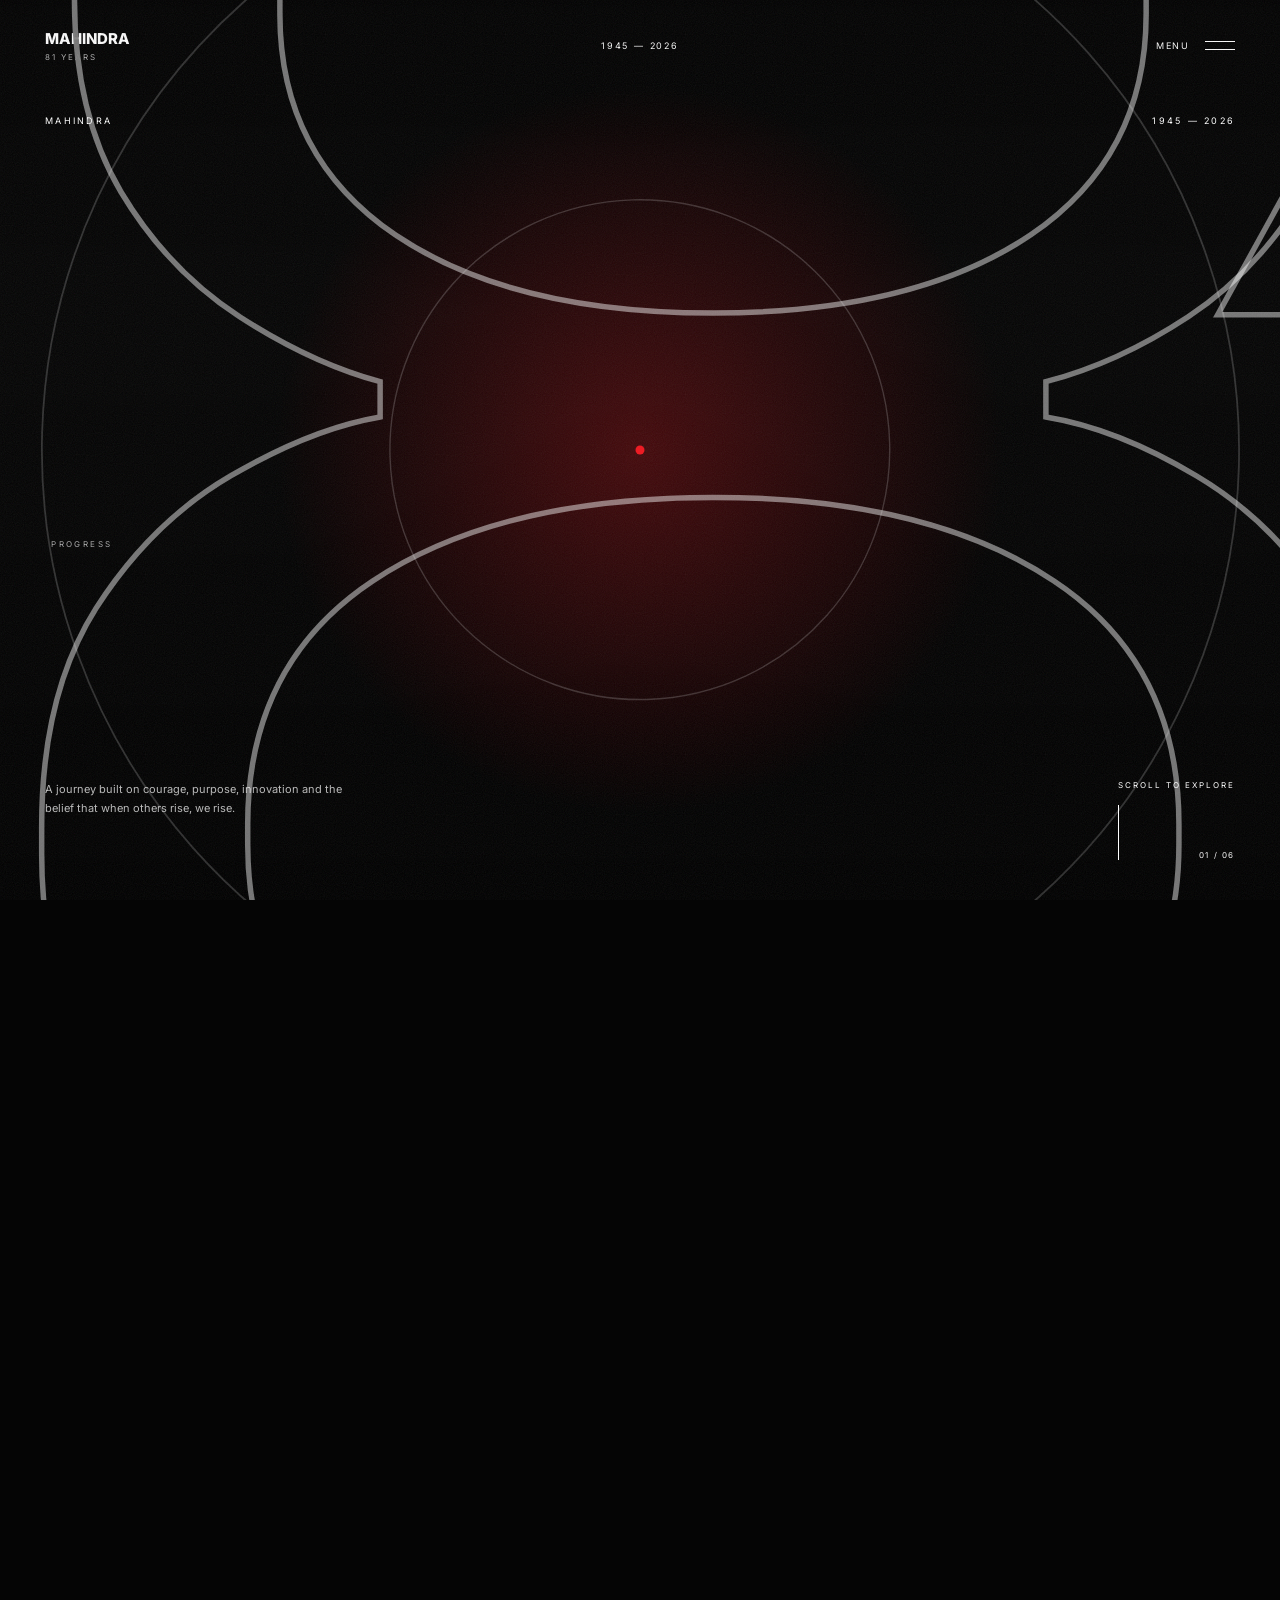
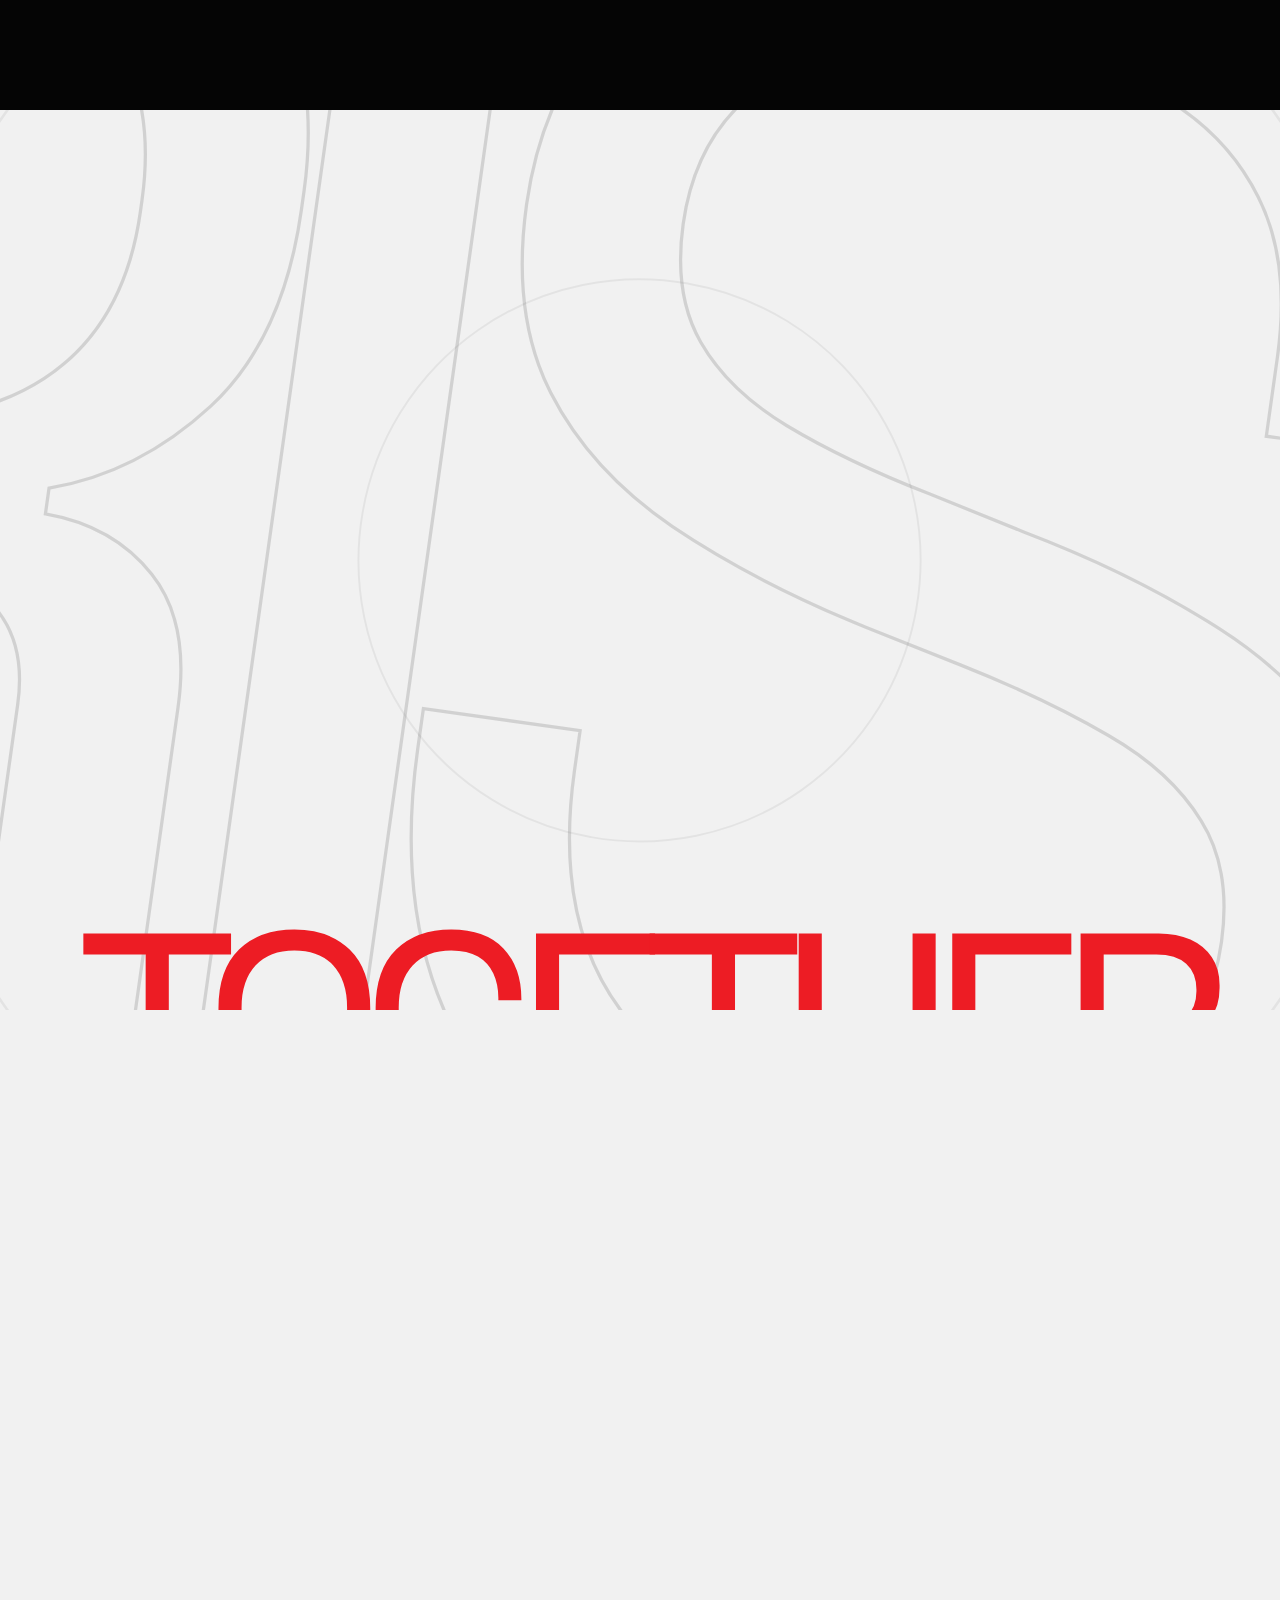
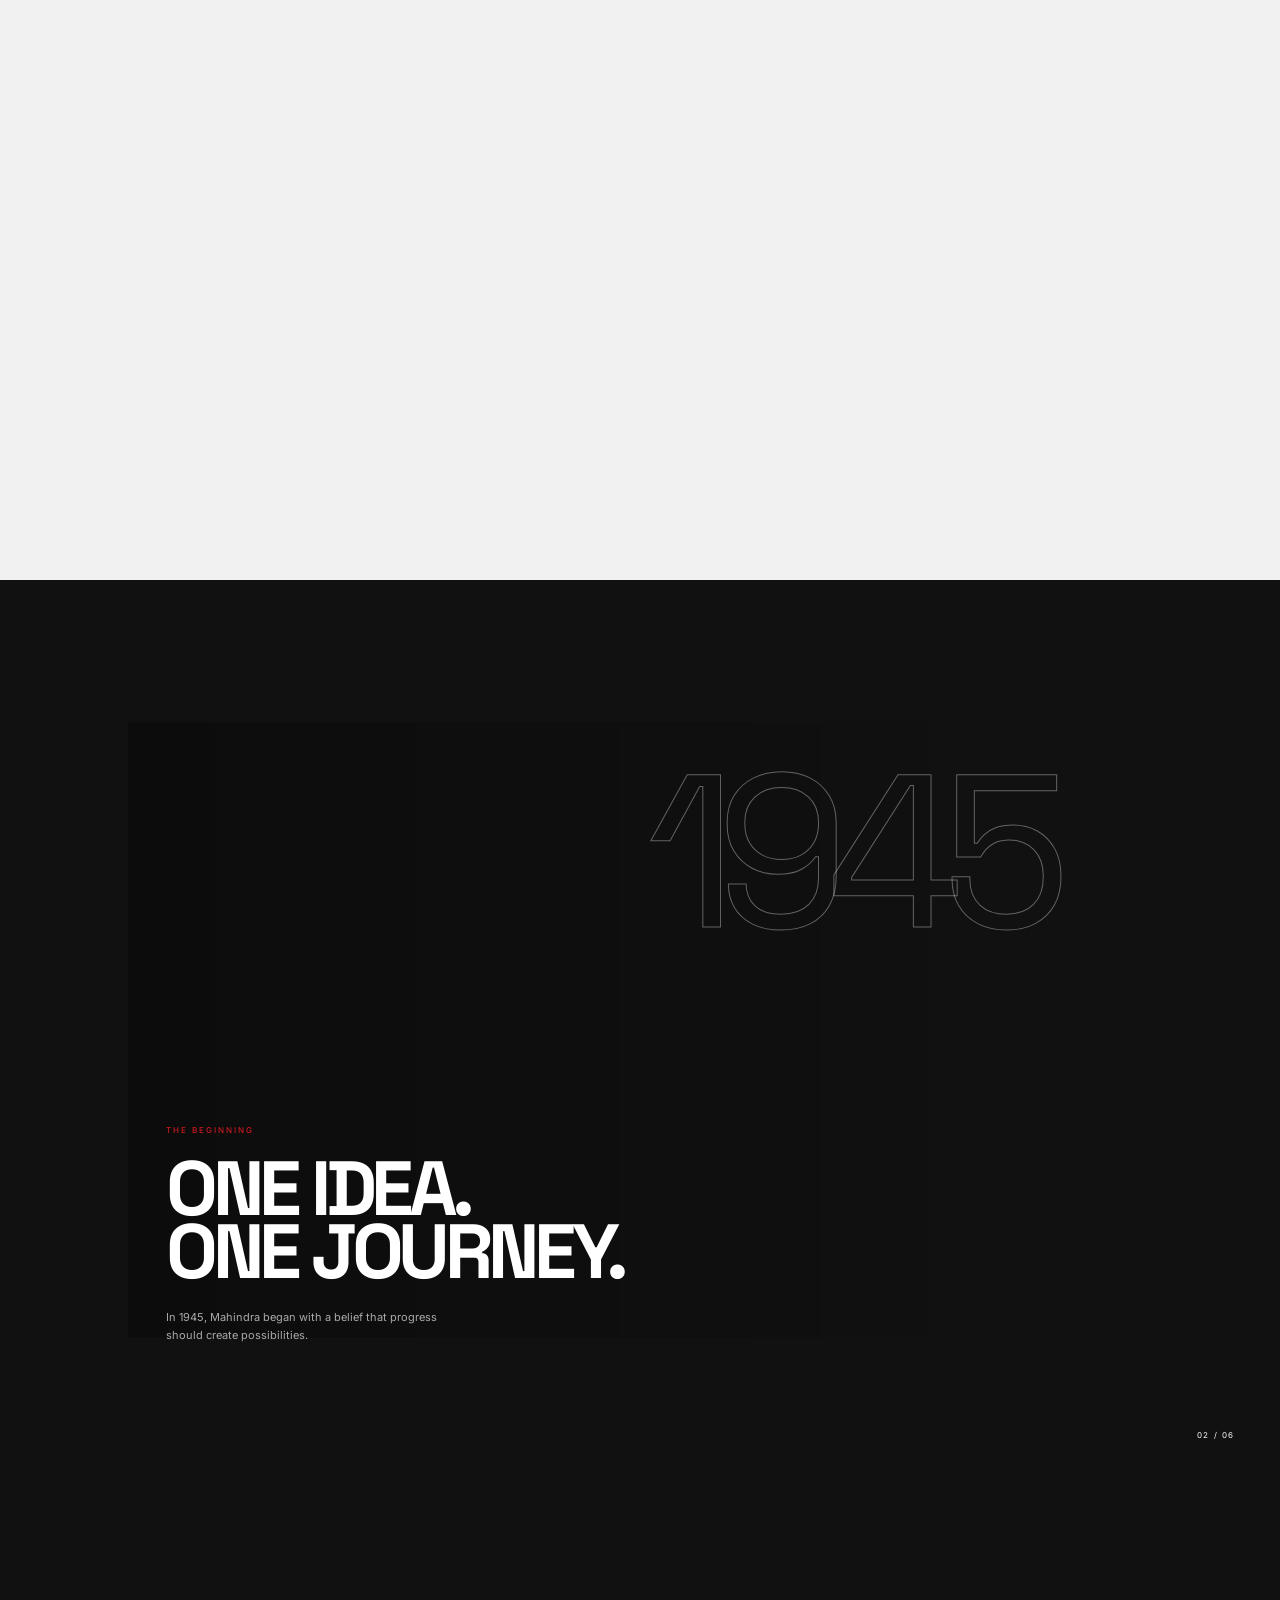
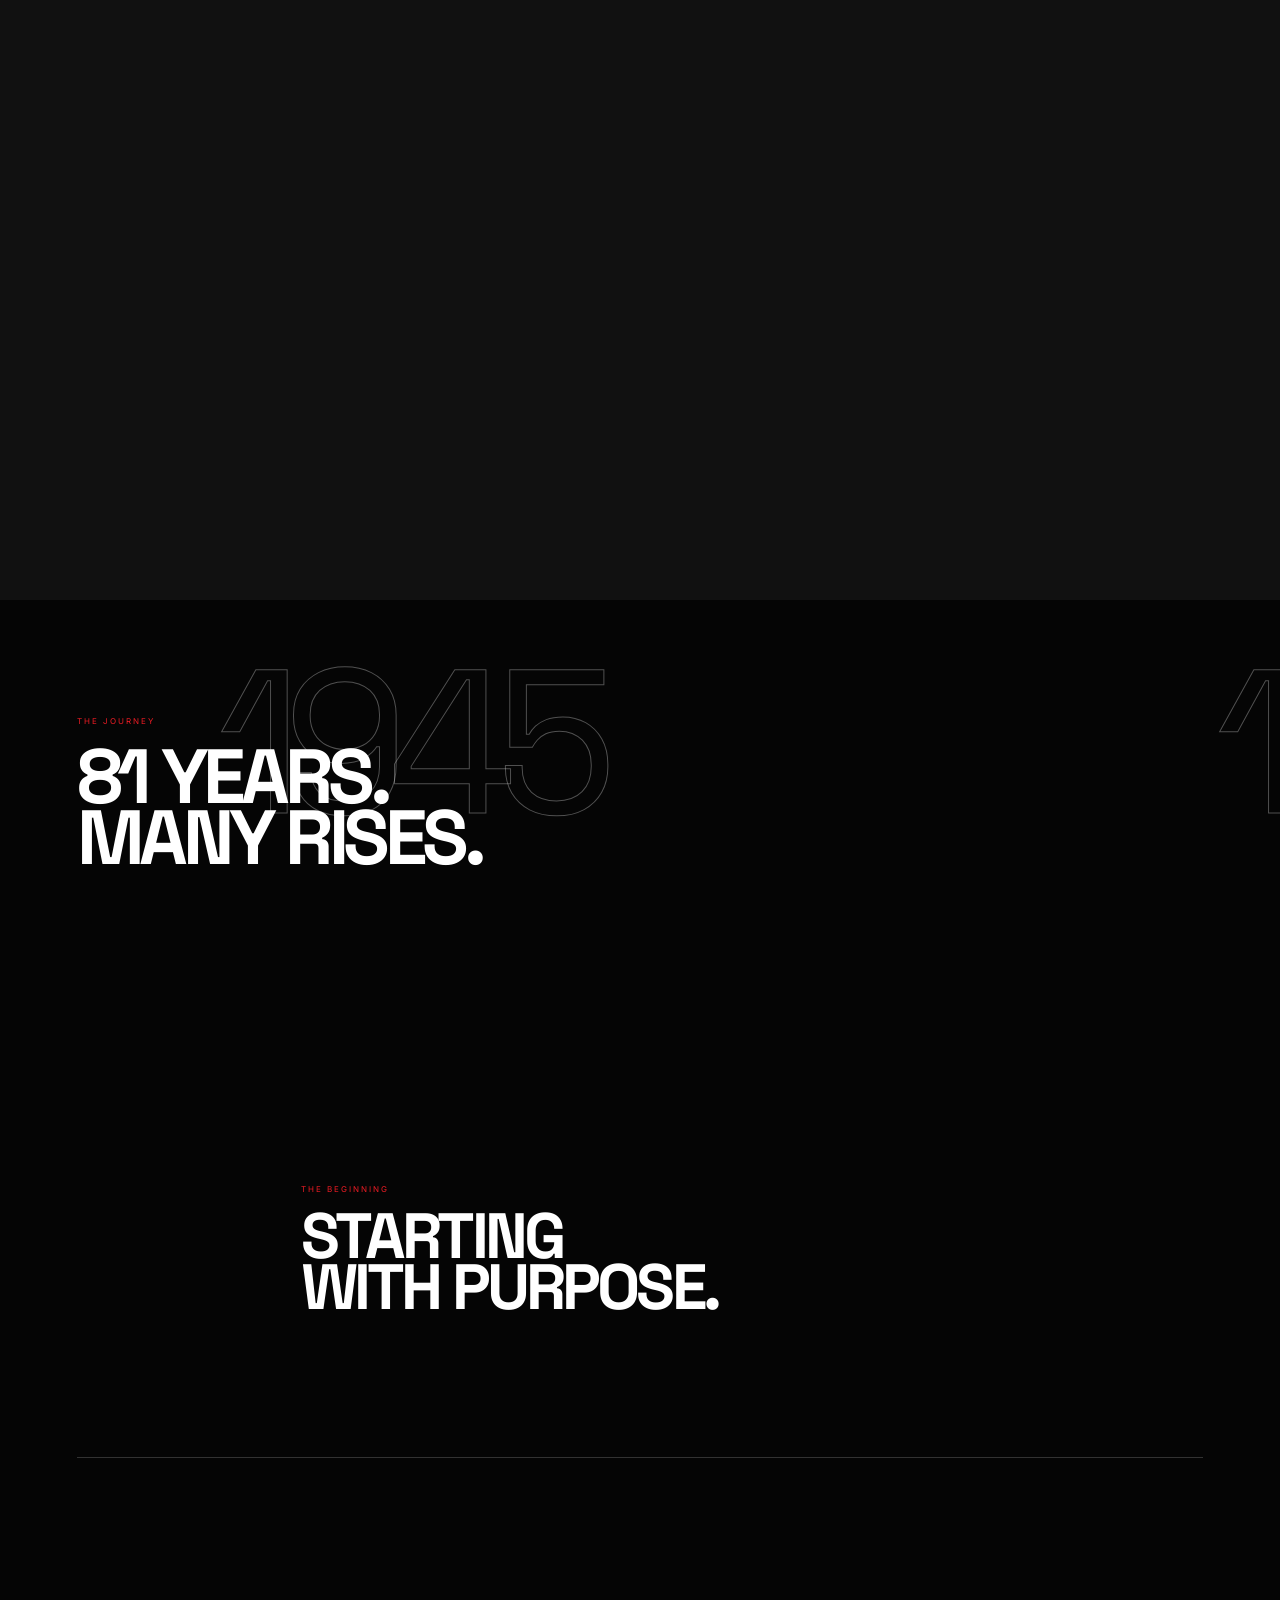
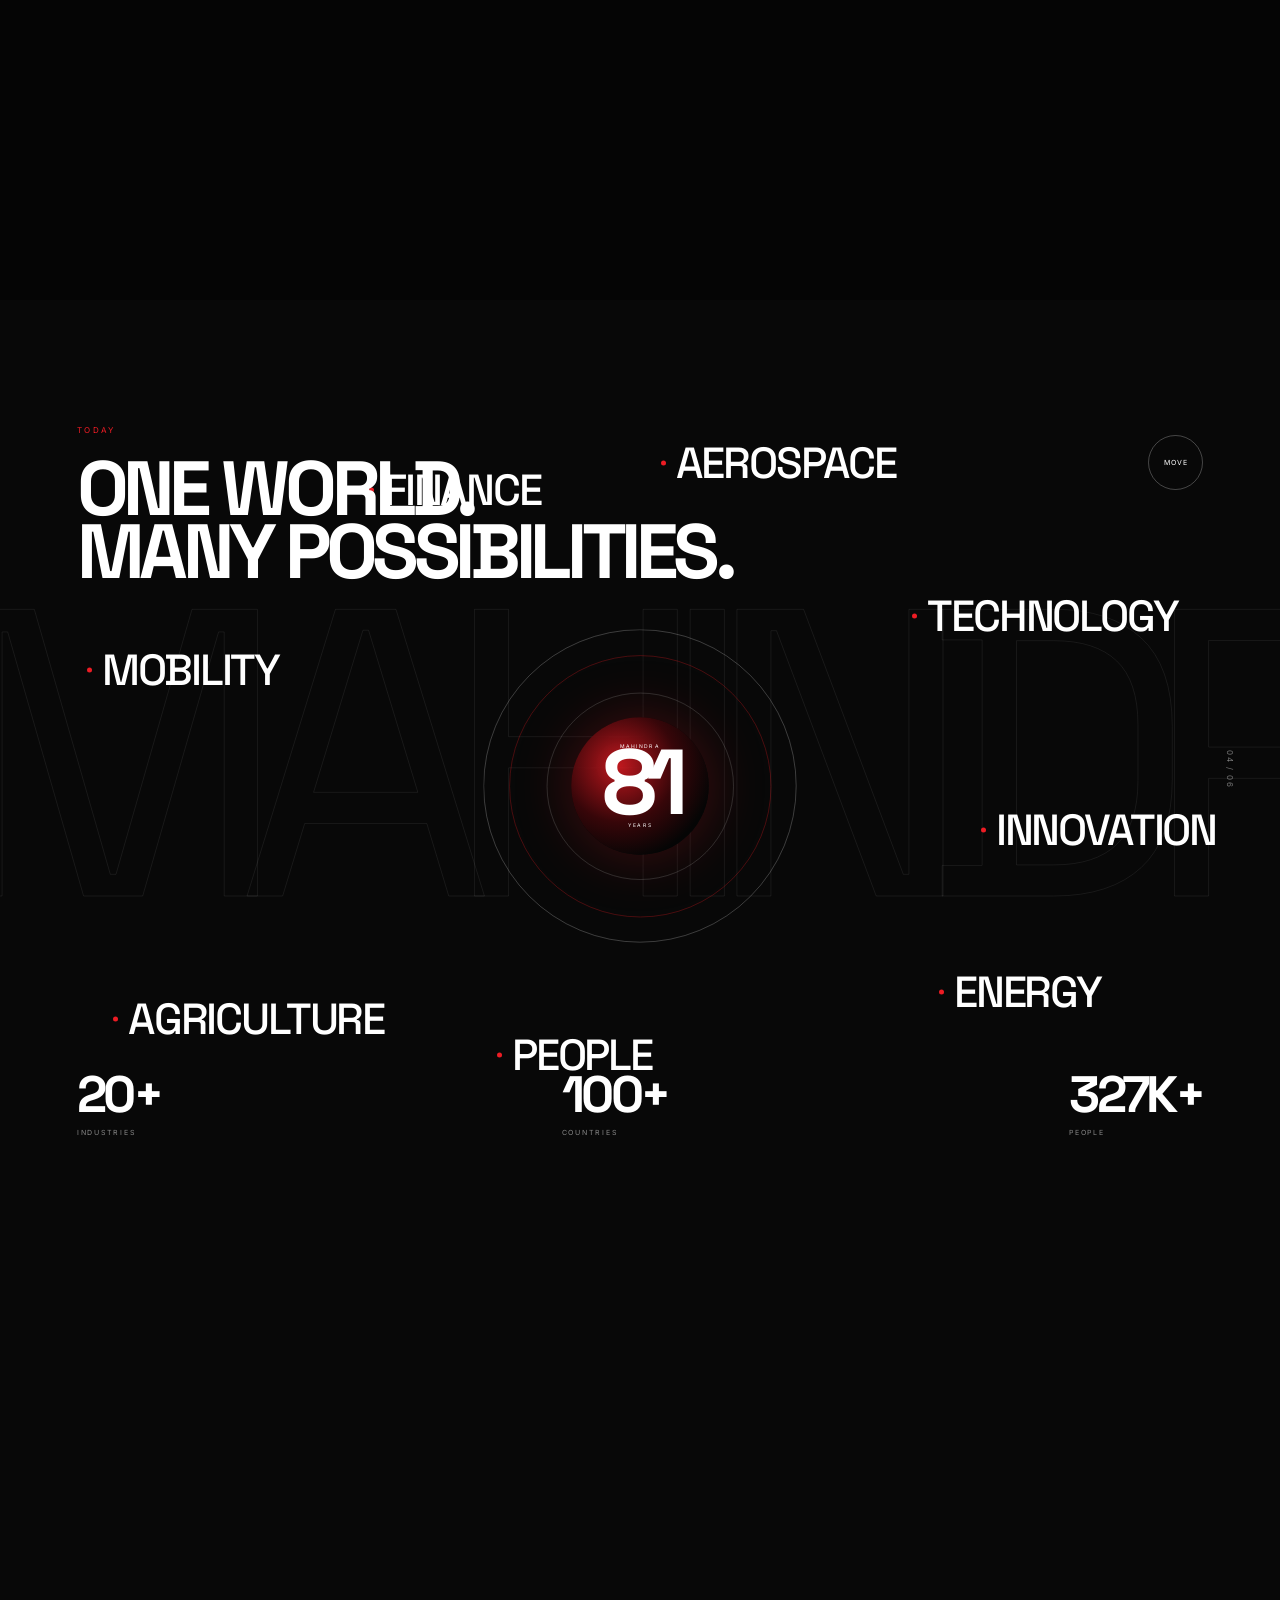
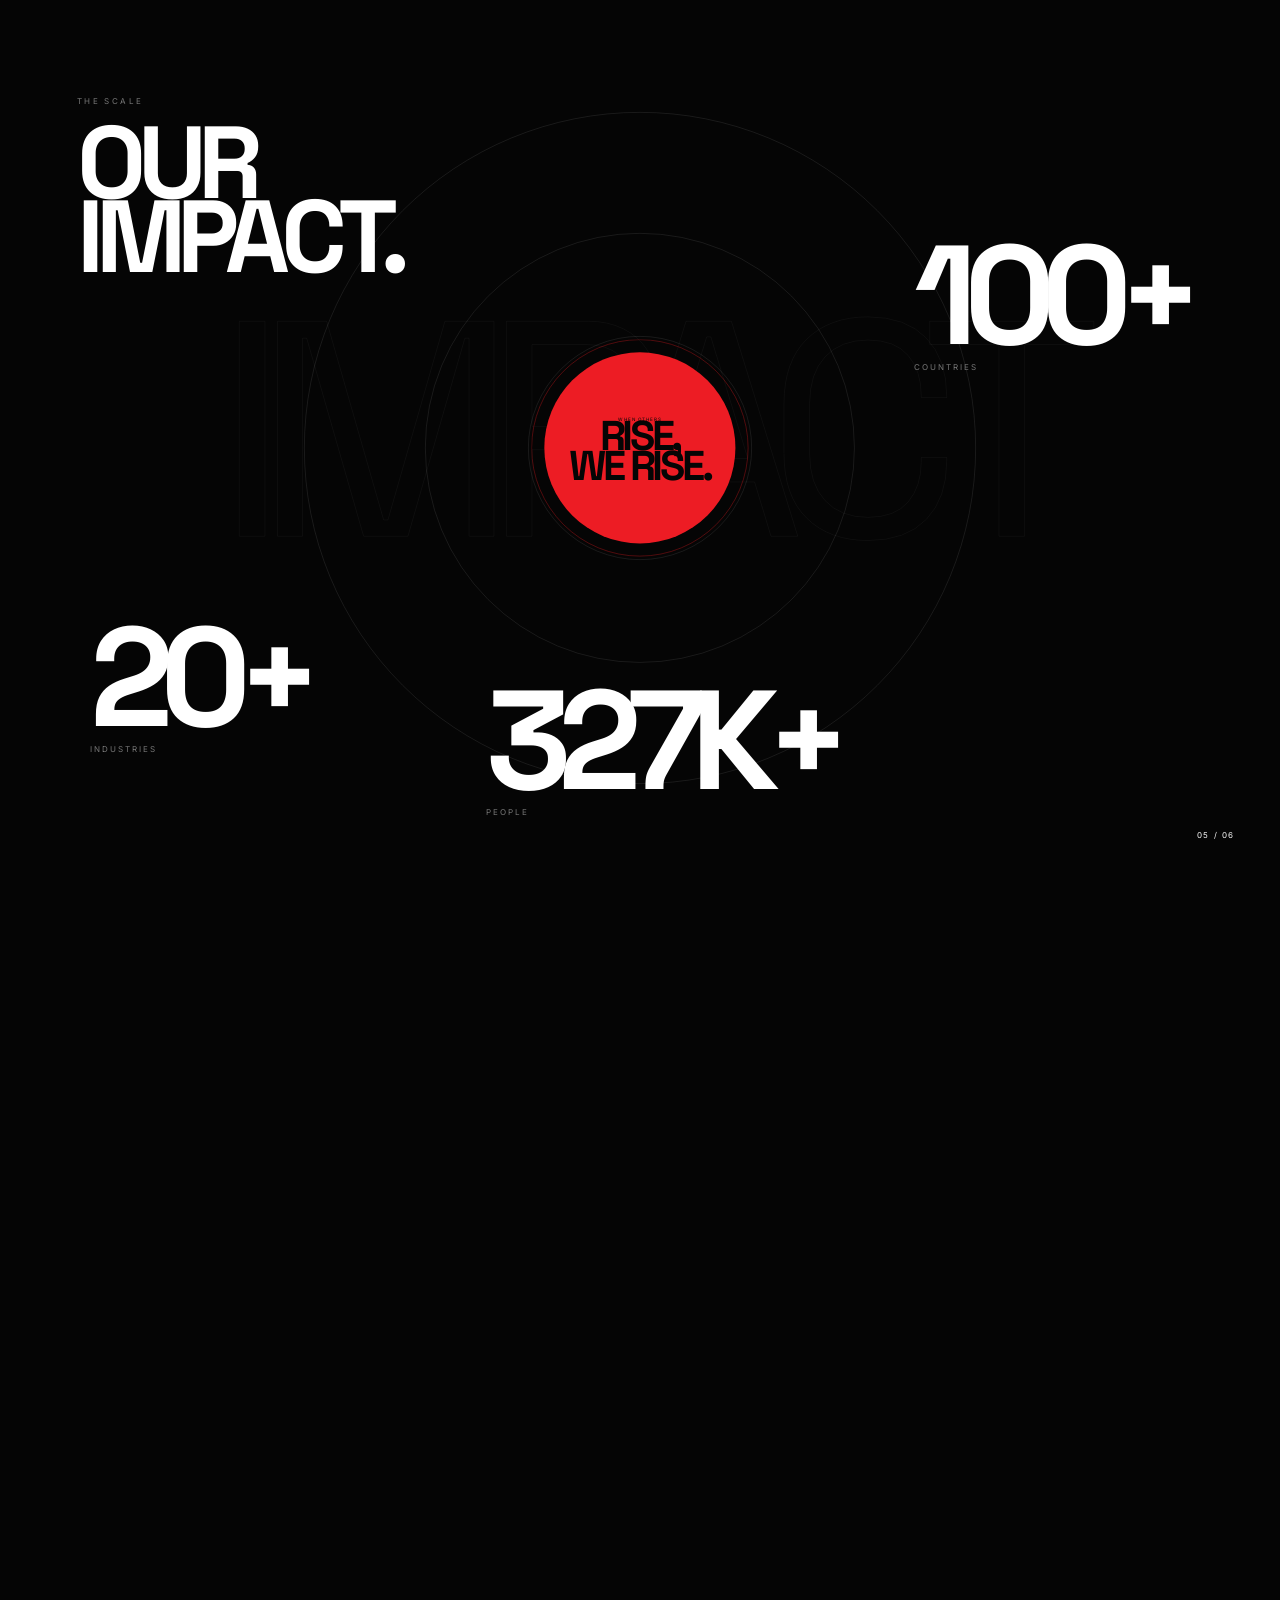
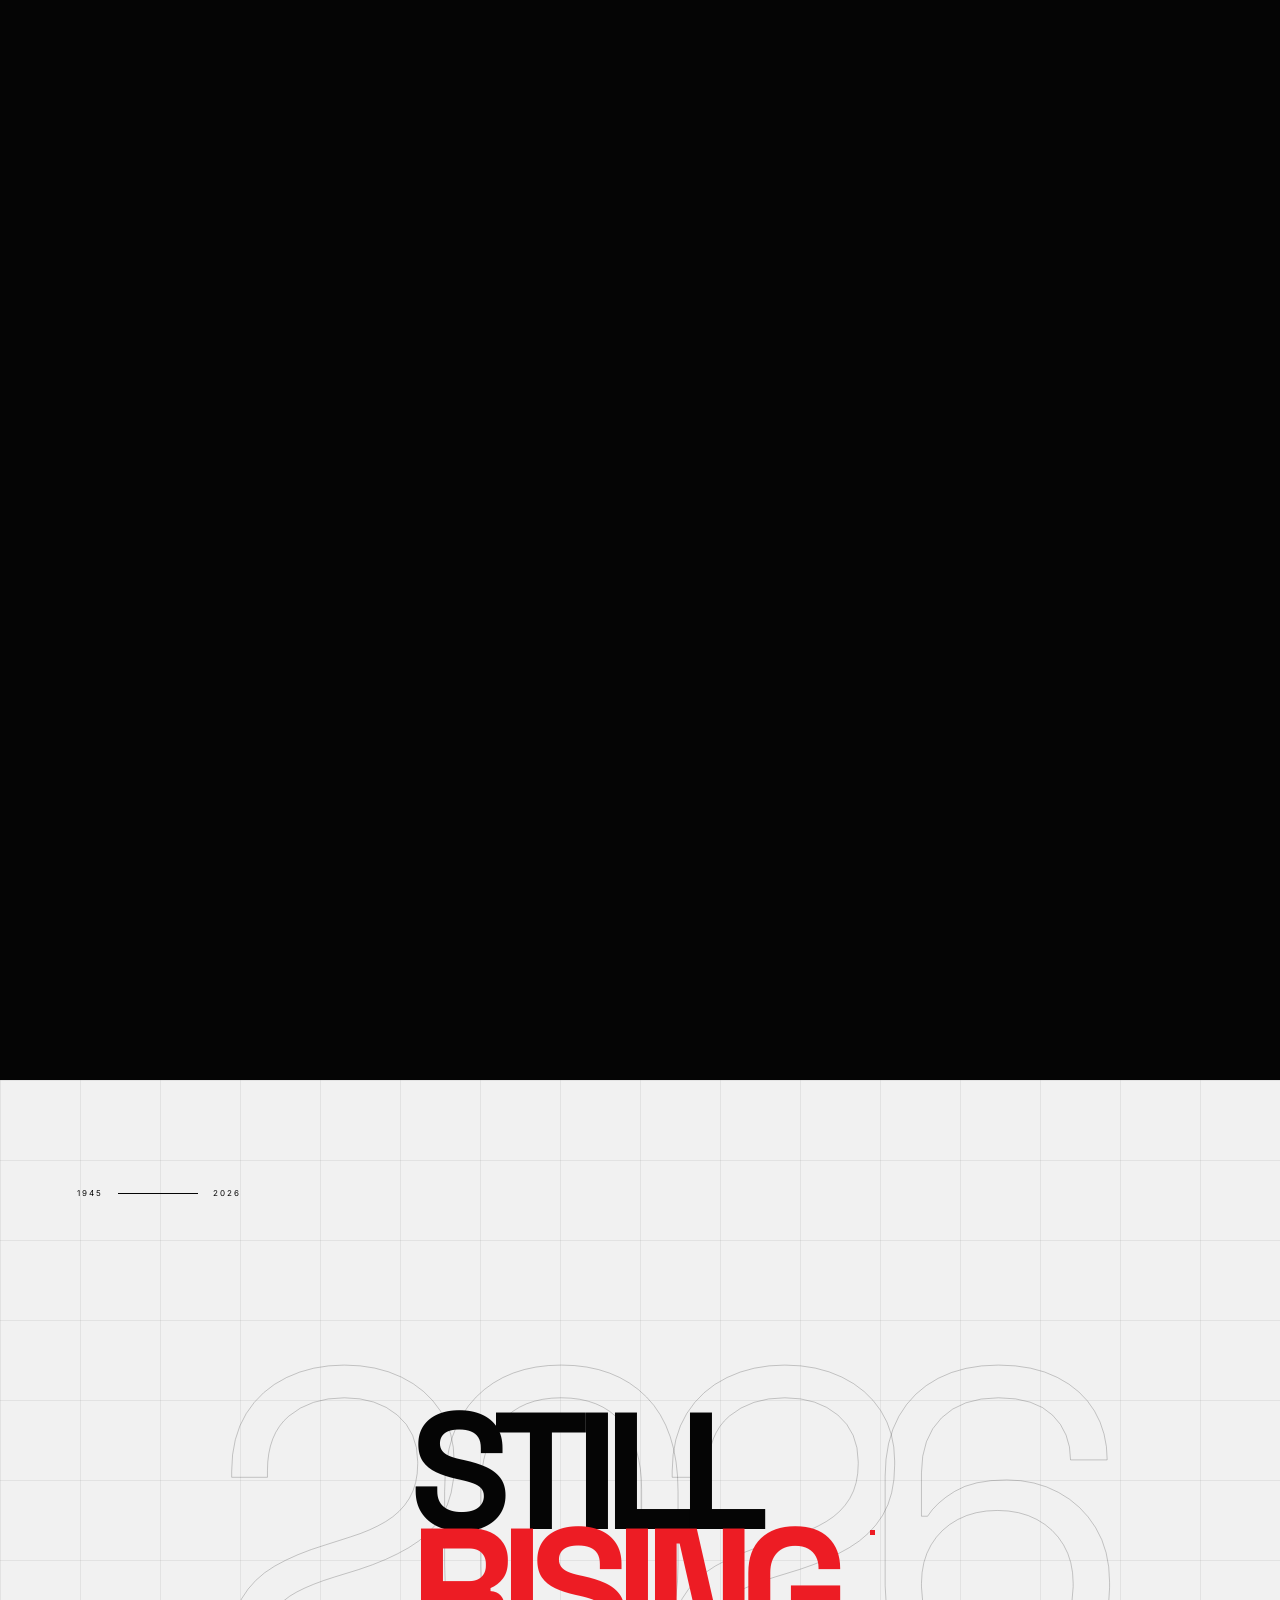
<file: version-4/index.html>
<!DOCTYPE html>
<html lang="en">
<head>

    <meta charset="UTF-8">
    <meta name="viewport" content="width=device-width, initial-scale=1.0">

    <title>Mahindra — 81 Years</title>

    <meta
        name="description"
        content="Mahindra — 81 Years of Rising. When Others Rise, We Rise."
    >

    <link rel="preconnect" href="https://fonts.googleapis.com">
    <link rel="preconnect" href="https://fonts.gstatic.com" crossorigin>

    <link
        href="https://fonts.googleapis.com/css2?family=Inter:wght@400;500;600;700;800;900&family=Space+Grotesk:wght@300;400;500;600;700&display=swap"
        rel="stylesheet"
    >

    <link rel="stylesheet" href="style.css">

</head>

<body>


<!-- =========================================================
     LOADER
========================================================= -->

<div class="loader">

    <div class="loader-inner">

        <div class="loader-number">
            81
        </div>

        <div class="loader-fill">
            81
        </div>

        <div class="loader-meta">

            <span>MAHINDRA</span>

            <div class="loader-line">
                <i></i>
            </div>

            <span class="loader-percent">0%</span>

        </div>

    </div>

</div>


<!-- =========================================================
     CURSOR
========================================================= -->

<div class="cursor">
    <span></span>
</div>


<!-- =========================================================
     HEADER
========================================================= -->

<header class="header">

    <a href="#home" class="brand">

        <strong>MAHINDRA</strong>

        <small>81 YEARS</small>

    </a>


    <div class="header-year">
        1945 — 2026
    </div>


    <button class="menu-button">

        <span>MENU</span>

        <i>
            <b></b>
            <b></b>
        </i>

    </button>

</header>


<!-- =========================================================
     MENU
========================================================= -->

<div class="menu-overlay">

    <div class="menu-giant">
        81
    </div>

    <nav>

        <a href="#home">
            <small>01</small>
            HOME
        </a>

        <a href="#rise">
            <small>02</small>
            RISE
        </a>

        <a href="#journey">
            <small>03</small>
            JOURNEY
        </a>

        <a href="#world">
            <small>04</small>
            OUR WORLD
        </a>

        <a href="#impact">
            <small>05</small>
            IMPACT
        </a>

        <a href="#future">
            <small>06</small>
            FUTURE
        </a>

    </nav>

    <div class="menu-bottom">
        WHEN OTHERS RISE, WE RISE.
    </div>

</div>


<main>


<!-- =========================================================
     HERO / BANNER
========================================================= -->

<section class="hero" id="home">

    <div class="hero-sticky">

        <!-- Background video -->

        <div class="hero-media">

            <video
                class="hero-video"
                autoplay
                muted
                loop
                playsinline
                preload="auto"
            >

                <!-- Replace with approved Mahindra video -->

                <source
                    src="mixkit-52427-video-52427-hd-ready.mp4"
                    type="video/mp4"
                >

            </video>

            <div class="hero-dark"></div>

            <div class="hero-red-light"></div>

            <div class="hero-noise"></div>

        </div>


        <!-- Large rings -->

        <div class="hero-ring ring-one"></div>
        <div class="hero-ring ring-two"></div>
        <div class="hero-ring ring-three"></div>


        <!-- Hero content -->

        <div class="hero-content">

            <div class="hero-topline">

                <span>
                    MAHINDRA
                </span>

                <span>
                    1945 — 2026
                </span>

            </div>


            <div class="hero-center">

                <div class="hero-81">

                    <span class="hero-81-outline">
                        81
                    </span>

                    <span class="hero-81-solid">
                        81
                    </span>

                </div>


                <div class="hero-heading">

                    <span>
                        YEARS
                    </span>

                    <span>
                        OF
                    </span>

                    <strong>
                        RISING.
                    </strong>

                </div>

            </div>


            <div class="hero-bottom">

                <div class="hero-statement">

                    A journey built on courage,
                    purpose, innovation and the
                    belief that when others rise,
                    we rise.

                </div>


                <div class="hero-scroll">

                    <span>
                        SCROLL TO EXPLORE
                    </span>

                    <i></i>

                </div>

            </div>

        </div>


        <!-- Floating typography -->

        <div class="hero-floating hero-floating-one">
            PURPOSE
        </div>

        <div class="hero-floating hero-floating-two">
            PEOPLE
        </div>

        <div class="hero-floating hero-floating-three">
            PROGRESS
        </div>


        <div class="hero-counter">
            01 / 06
        </div>

    </div>

</section>


<!-- =========================================================
     RISE
========================================================= -->

<section class="rise" id="rise">

    <div class="rise-sticky">


        <div class="rise-bg-word">
            RISE
        </div>


        <div class="rise-ring rise-ring-one"></div>
        <div class="rise-ring rise-ring-two"></div>
        <div class="rise-ring rise-ring-three"></div>


        <div class="rise-center">

            <span class="rise-label">
                81 YEARS
            </span>

            <h2>
                RISE
            </h2>

            <p>
                Every generation begins
                with the courage to move forward.
            </p>

        </div>


        <div class="rise-orbit-text orbit-text-one">
            COURAGE
        </div>

        <div class="rise-orbit-text orbit-text-two">
            PURPOSE
        </div>

        <div class="rise-orbit-text orbit-text-three">
            PEOPLE
        </div>

        <div class="rise-orbit-text orbit-text-four">
            PROGRESS
        </div>


        <div class="rise-exit-word">
            TOGETHER
        </div>

    </div>

</section>


<!-- =========================================================
     ORIGIN
========================================================= -->

<section class="origin">

    <div class="origin-sticky">

        <div class="origin-image">

            <div class="origin-image-inner"></div>

        </div>


        <div class="origin-year">
            1945
        </div>


        <div class="origin-copy">

            <span>
                THE BEGINNING
            </span>

            <h2>
                ONE IDEA.
                <br>
                ONE JOURNEY.
            </h2>

            <p>
                In 1945, Mahindra began with
                a belief that progress should
                create possibilities.
            </p>

        </div>


        <div class="origin-index">
            02 / 06
        </div>

    </div>

</section>


<!-- =========================================================
     JOURNEY
========================================================= -->

<section class="journey" id="journey">

    <div class="journey-sticky">

        <div class="journey-heading">

            <span>
                THE JOURNEY
            </span>

            <h2>
                81 YEARS.
                <br>
                MANY RISES.
            </h2>

        </div>


        <div class="journey-track">


            <article class="journey-card">

                <div class="journey-year">
                    1945
                </div>

                <div class="journey-image image-one"></div>

                <div class="journey-copy">

                    <small>
                        THE BEGINNING
                    </small>

                    <h3>
                        STARTING
                        <br>
                        WITH PURPOSE.
                    </h3>

                </div>

            </article>


            <article class="journey-card">

                <div class="journey-year">
                    1947
                </div>

                <div class="journey-image image-two"></div>

                <div class="journey-copy">

                    <small>
                        A NEW INDIA
                    </small>

                    <h3>
                        BUILDING
                        <br>
                        POSSIBILITY.
                    </h3>

                </div>

            </article>


            <article class="journey-card">

                <div class="journey-year">
                    1970
                </div>

                <div class="journey-image image-three"></div>

                <div class="journey-copy">

                    <small>
                        RISE BEGINS
                    </small>

                    <h3>
                        THINKING
                        <br>
                        BEYOND.
                    </h3>

                </div>

            </article>


            <article class="journey-card">

                <div class="journey-year">
                    2000
                </div>

                <div class="journey-image image-four"></div>

                <div class="journey-copy">

                    <small>
                        GOING GLOBAL
                    </small>

                    <h3>
                        INDIA
                        <br>
                        TO THE WORLD.
                    </h3>

                </div>

            </article>


            <article class="journey-card">

                <div class="journey-year">
                    2026
                </div>

                <div class="journey-image image-five"></div>

                <div class="journey-copy">

                    <small>
                        TODAY
                    </small>

                    <h3>
                        RISING
                        <br>
                        TOGETHER.
                    </h3>

                </div>

            </article>


        </div>


        <div class="journey-line">

            <span></span>

        </div>

    </div>

</section>


<!-- =========================================================
     OUR WORLD — NEW DESIGN
========================================================= -->

<section class="world" id="world">

    <div class="world-sticky">


        <!-- Background giant text -->

        <div class="world-bg">
            MAHINDRA
        </div>


        <!-- Intro -->

        <div class="world-intro">

            <span>
                TODAY
            </span>

            <h2>
                ONE WORLD.
                <br>
                MANY POSSIBILITIES.
            </h2>

        </div>


        <!-- Main portal -->

        <div class="world-portal">

            <div class="portal-inner">

                <div class="portal-center">

                    <small>
                        MAHINDRA
                    </small>

                    <strong>
                        81
                    </strong>

                    <span>
                        YEARS
                    </span>

                </div>

            </div>

        </div>


        <!-- Moving ecosystem words -->

        <div class="world-field">

            <div class="world-item world-item-1">
                MOBILITY
            </div>

            <div class="world-item world-item-2">
                AGRICULTURE
            </div>

            <div class="world-item world-item-3">
                TECHNOLOGY
            </div>

            <div class="world-item world-item-4">
                ENERGY
            </div>

            <div class="world-item world-item-5">
                FINANCE
            </div>

            <div class="world-item world-item-6">
                AEROSPACE
            </div>

            <div class="world-item world-item-7">
                PEOPLE
            </div>

            <div class="world-item world-item-8">
                INNOVATION
            </div>

        </div>


        <!-- Stats -->

        <div class="world-stats">

            <div>
                <strong>20+</strong>
                <span>INDUSTRIES</span>
            </div>

            <div>
                <strong>100+</strong>
                <span>COUNTRIES</span>
            </div>

            <div>
                <strong>327K+</strong>
                <span>PEOPLE</span>
            </div>

        </div>


        <!-- Cursor message -->

        <div class="world-cursor-text">
            MOVE
        </div>


        <div class="world-index">
            04 / 06
        </div>

    </div>

</section>


<!-- =========================================================
     IMPACT — FIXED ZOOM
========================================================= -->

<section class="impact" id="impact">

    <div class="impact-sticky">


        <div class="impact-background">
            IMPACT
        </div>


        <div class="impact-heading">

            <span>
                THE SCALE
            </span>

            <h2>
                OUR
                <br>
                IMPACT.
            </h2>

        </div>


        <!-- Numbers remain inside safe viewport -->

        <div class="impact-number impact-number-one">

            <strong>
                20+
            </strong>

            <span>
                INDUSTRIES
            </span>

        </div>


        <div class="impact-number impact-number-two">

            <strong>
                100+
            </strong>

            <span>
                COUNTRIES
            </span>

        </div>


        <div class="impact-number impact-number-three">

            <strong>
                327K+
            </strong>

            <span>
                PEOPLE
            </span>

        </div>


        <!-- Core -->

        <div class="impact-core">

            <div class="impact-core-ring"></div>

            <span>
                WHEN OTHERS
            </span>

            <strong>
                RISE,
            </strong>

            <b>
                WE RISE.
            </b>

        </div>


        <div class="impact-ring impact-ring-one"></div>
        <div class="impact-ring impact-ring-two"></div>
        <div class="impact-ring impact-ring-three"></div>


        <div class="impact-index">
            05 / 06
        </div>

    </div>

</section>


<!-- =========================================================
     FUTURE
========================================================= -->

<section class="future" id="future">

    <div class="future-sticky">

        <div class="future-grid"></div>


        <div class="future-line">

            <span>1945</span>

            <i></i>

            <span>2026</span>

        </div>


        <div class="future-year">
            2026
        </div>


        <div class="future-title">

            STILL
            <br>

            <span>
                RISING.
            </span>

        </div>


        <div class="future-particles">

            <i></i>
            <i></i>
            <i></i>
            <i></i>
            <i></i>
            <i></i>
            <i></i>
            <i></i>
            <i></i>
            <i></i>
            <i></i>
            <i></i>
            <i></i>
            <i></i>
            <i></i>
            <i></i>
            <i></i>
            <i></i>
            <i></i>
            <i></i>
            <i></i>
            <i></i>

        </div>

    </div>

</section>


<!-- =========================================================
     FINAL
========================================================= -->

<section class="final">

    <div class="final-giant">
        81
    </div>


    <div class="final-title">

        WHEN

        <span>
            OTHERS
        </span>

        RISE,

        <strong>
            WE RISE.
        </strong>

    </div>


    <div class="final-bottom">

        <span>MAHINDRA</span>

        <span>1945 — 2026</span>

        <span>81 YEARS</span>

    </div>

</section>


</main>


<footer>

    <span>
        MAHINDRA
    </span>

    <span>
        WHEN OTHERS RISE, WE RISE.
    </span>

    <span>
        © 2026 MAHINDRA GROUP
    </span>

</footer>


<script src="https://code.jquery.com/jquery-3.7.1.min.js"></script>
<script src="script.js"></script>

</body>
</html>
</file>
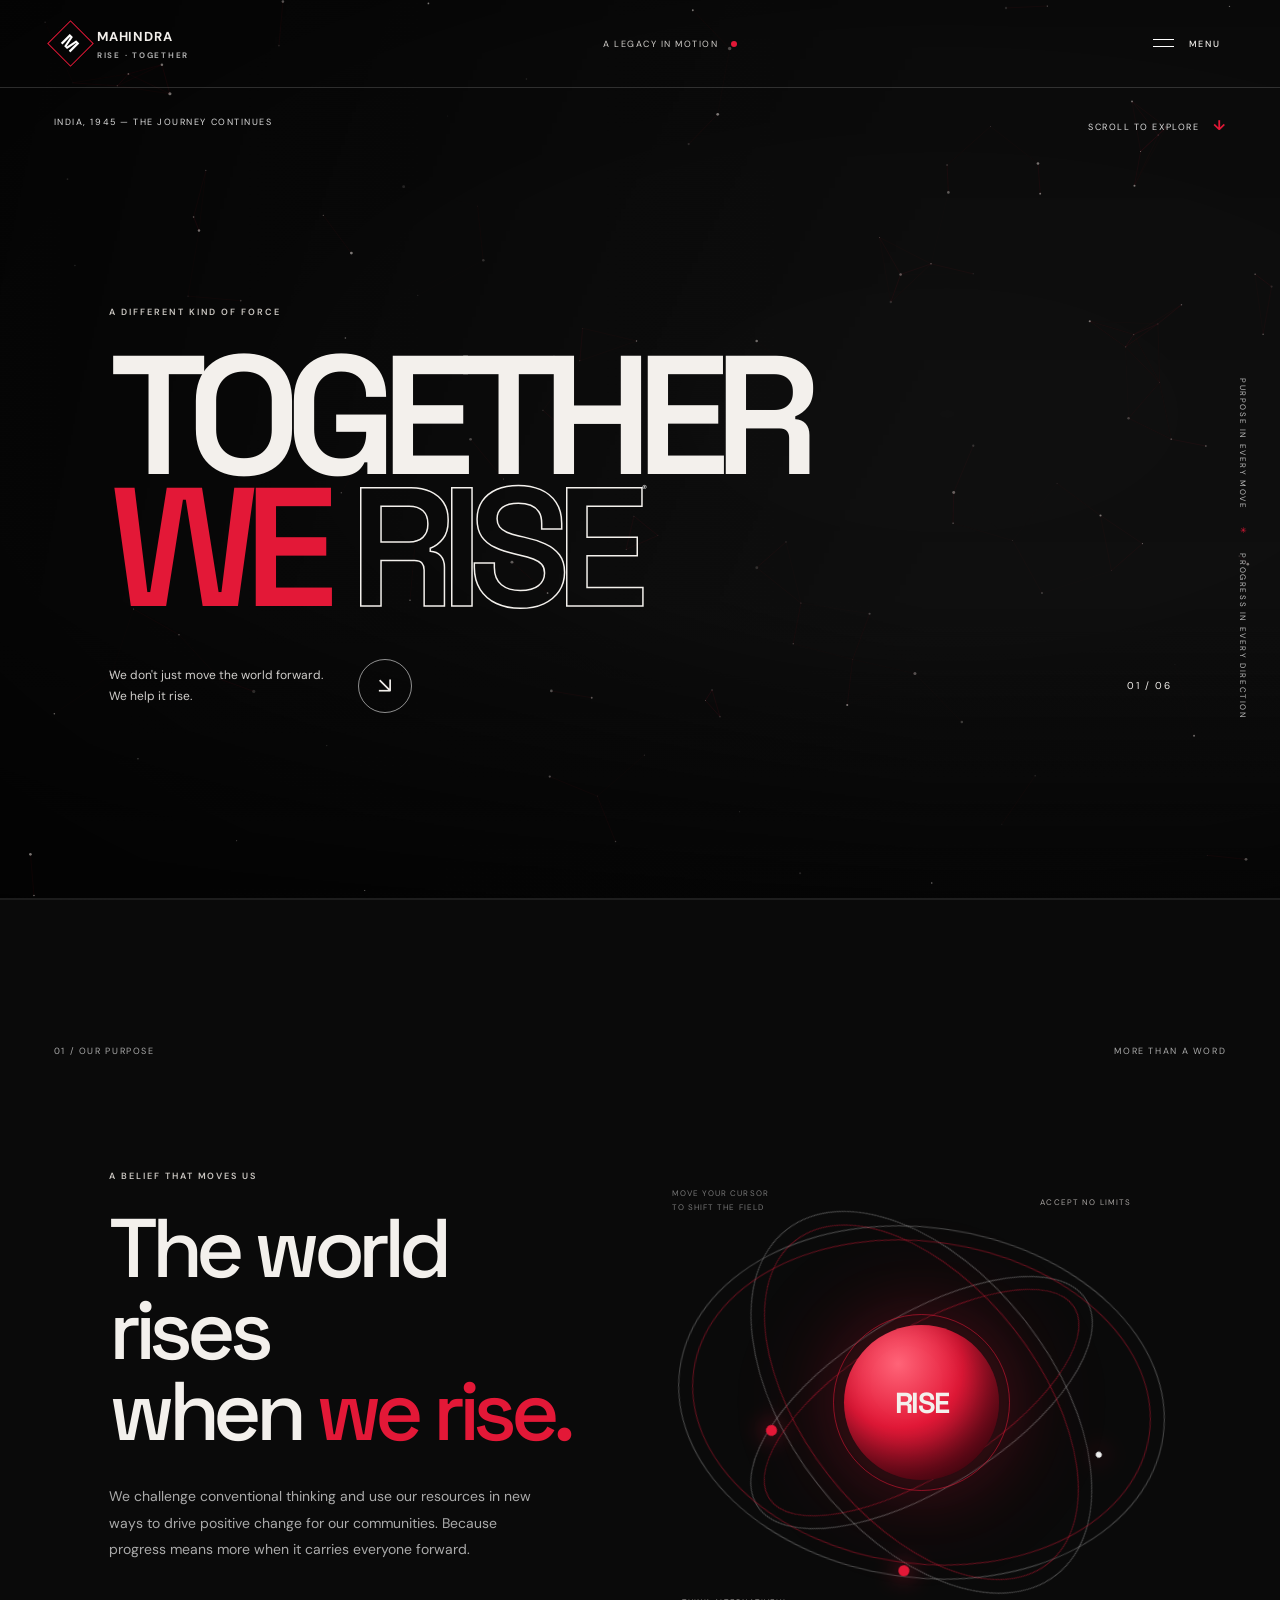
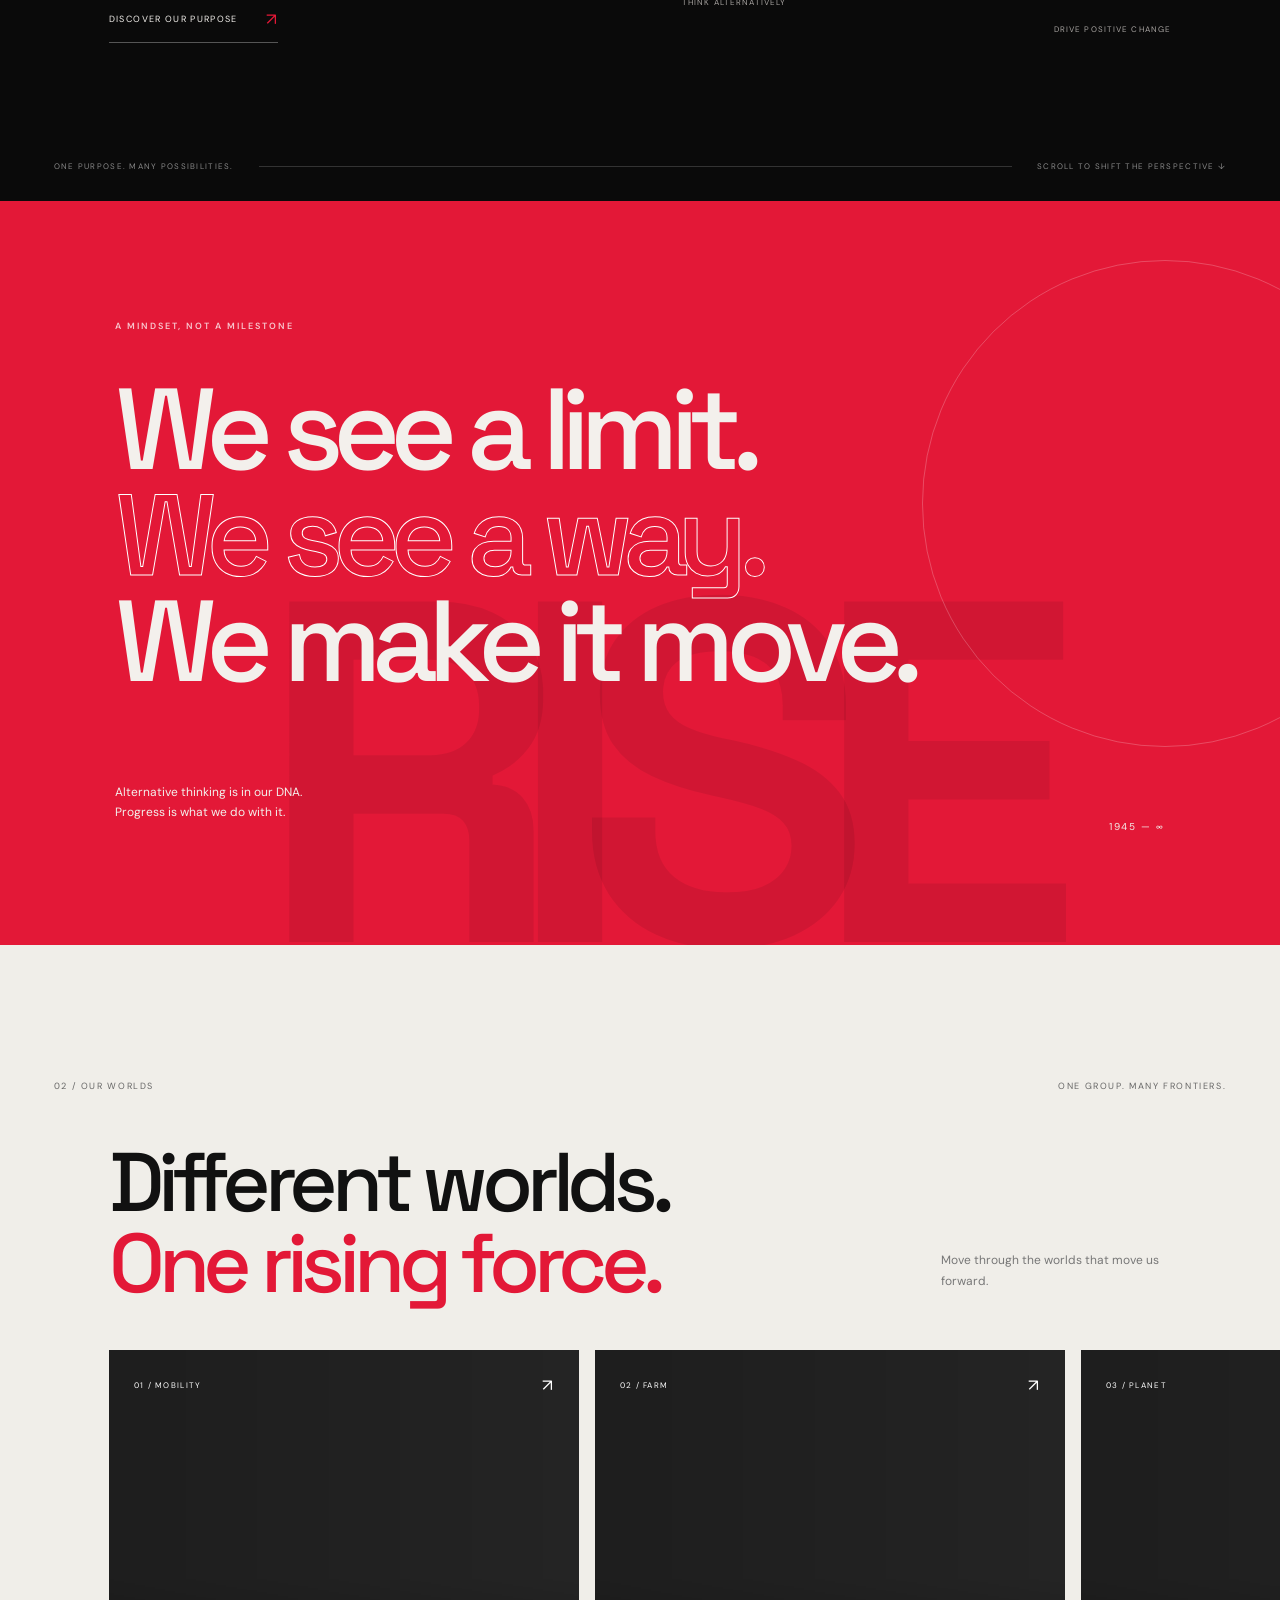
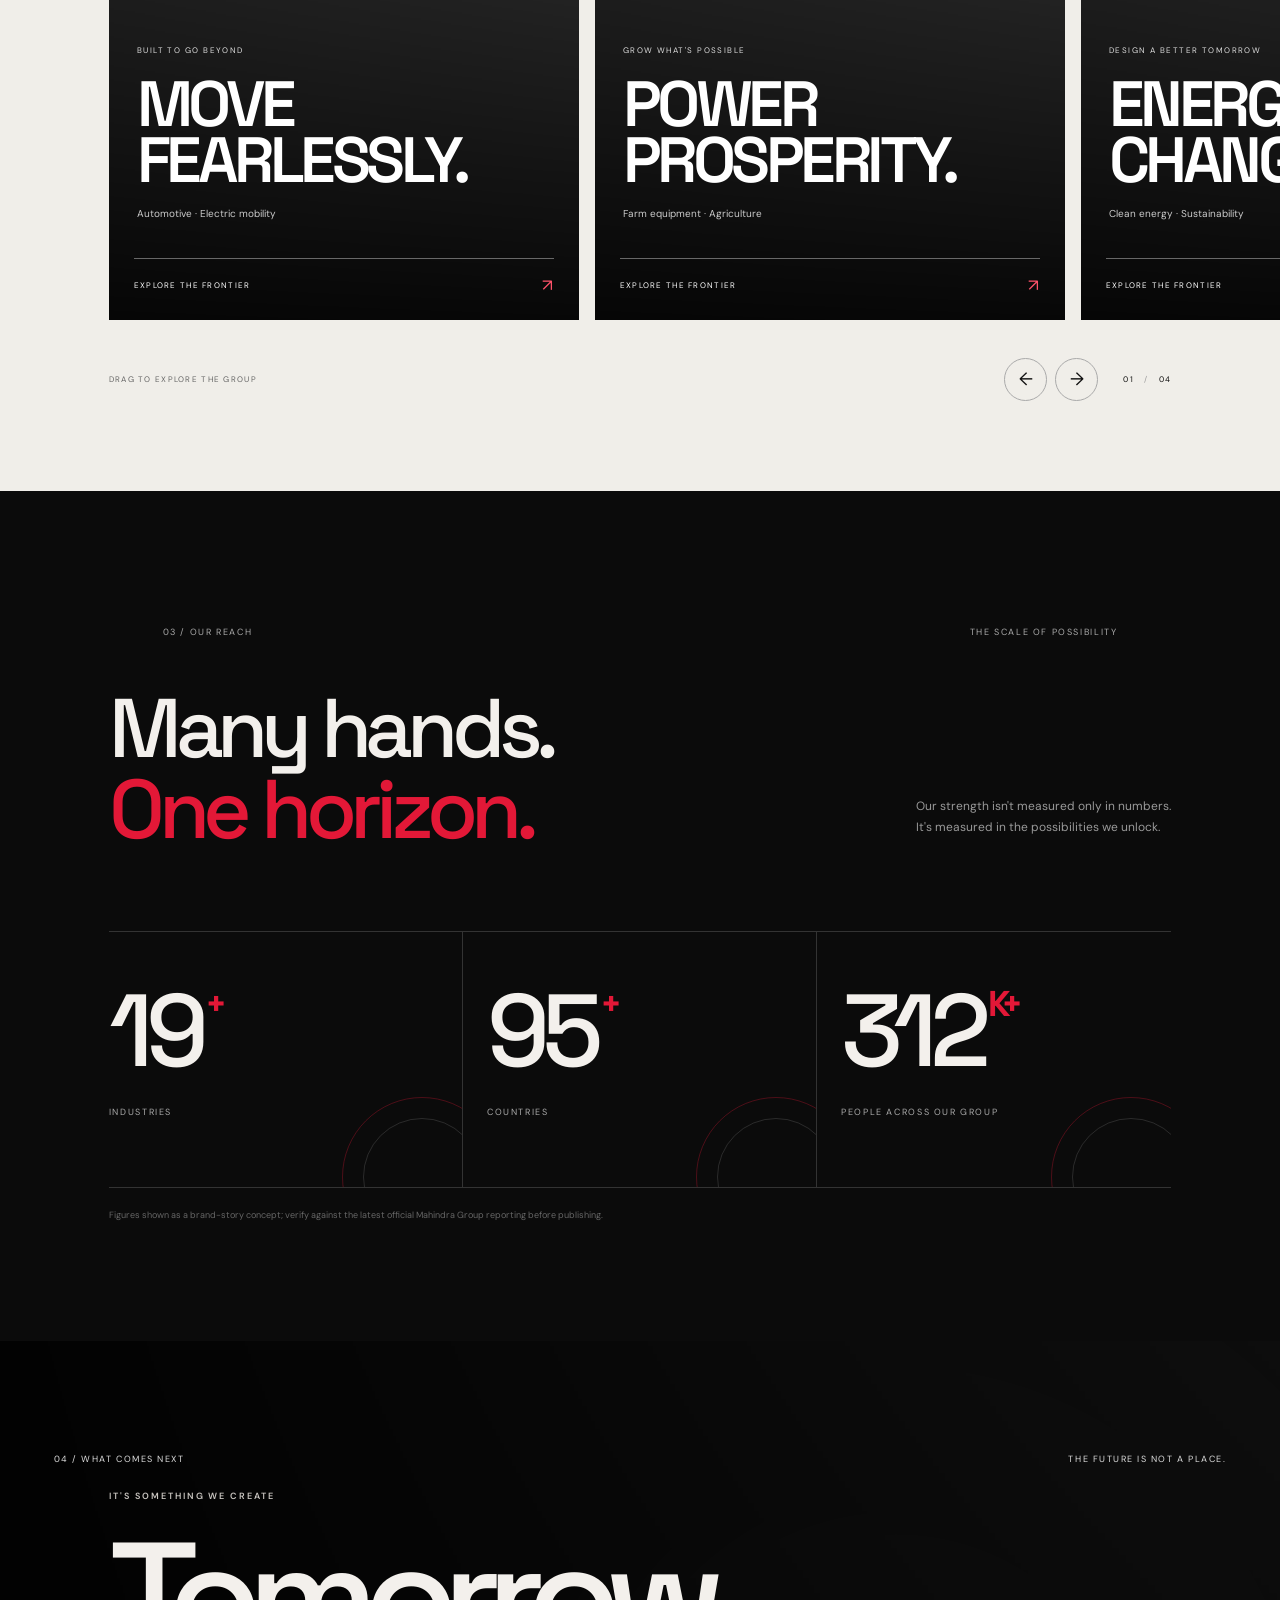
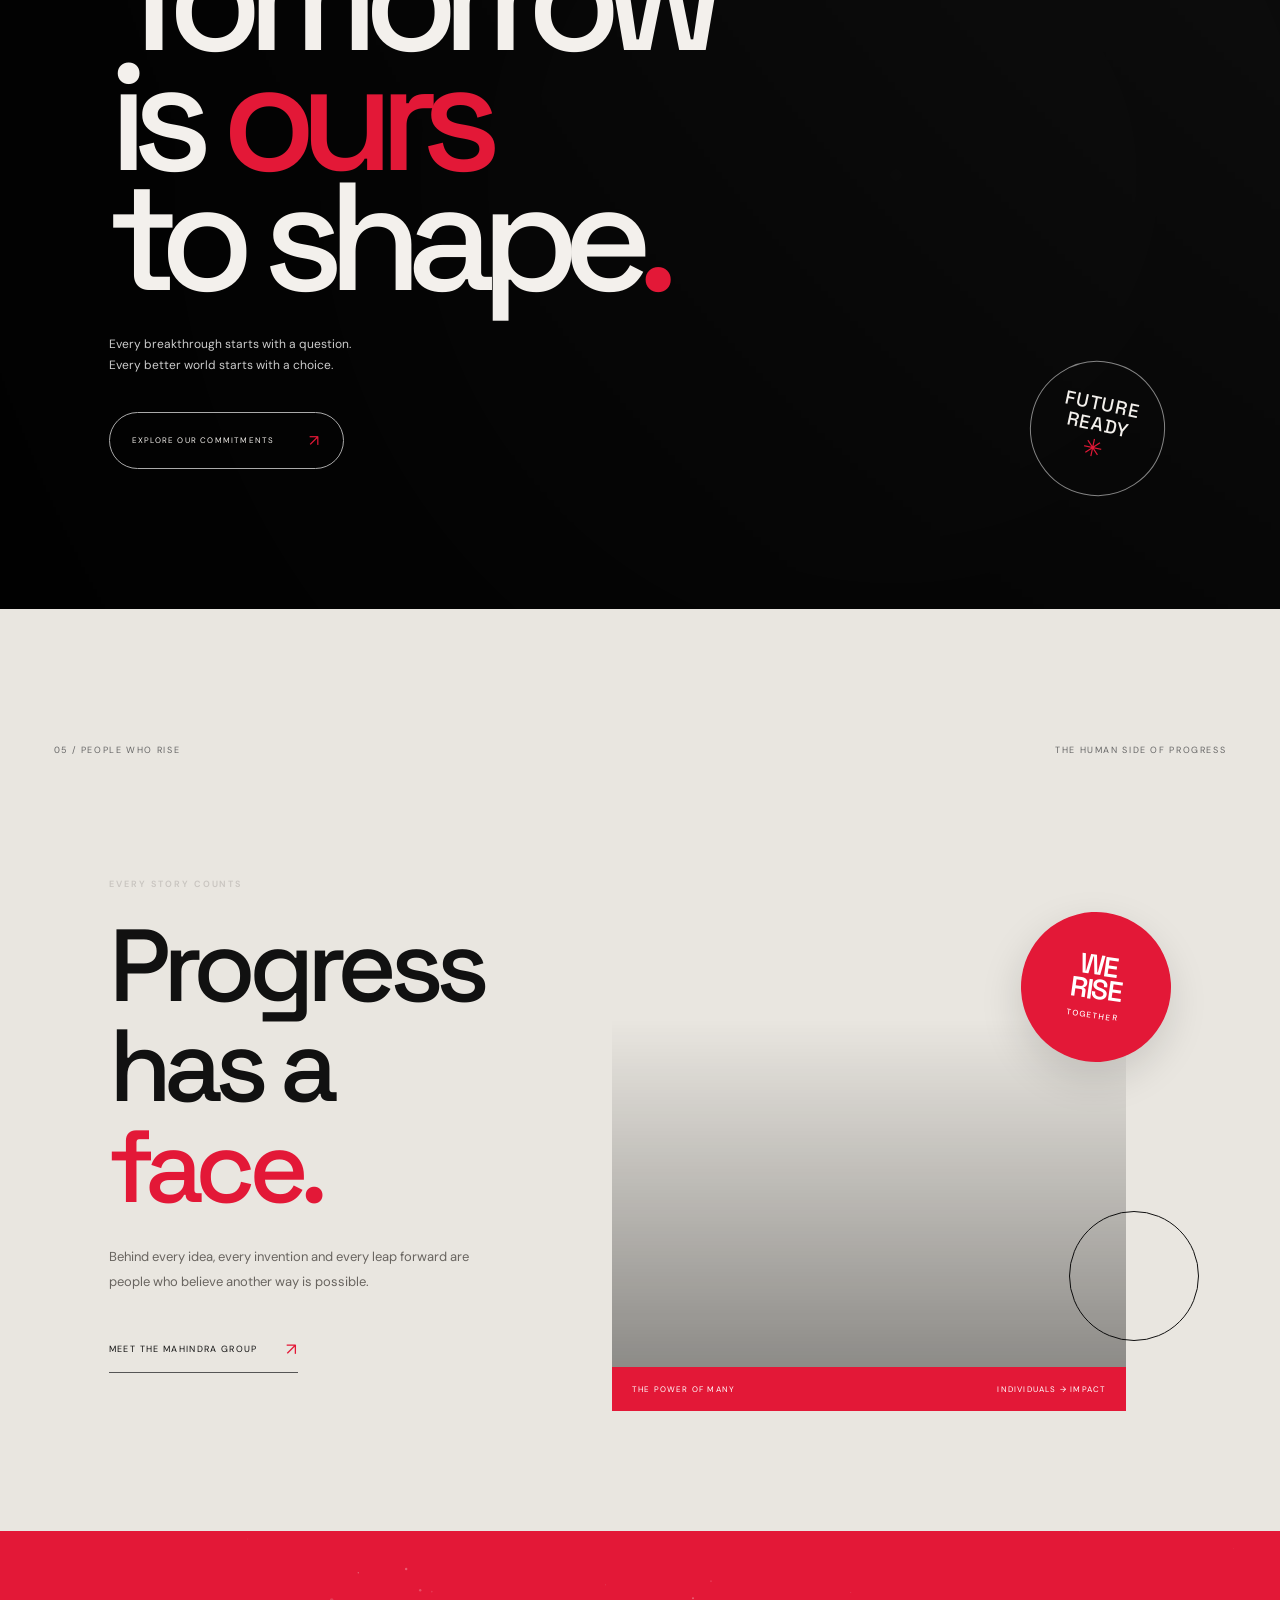
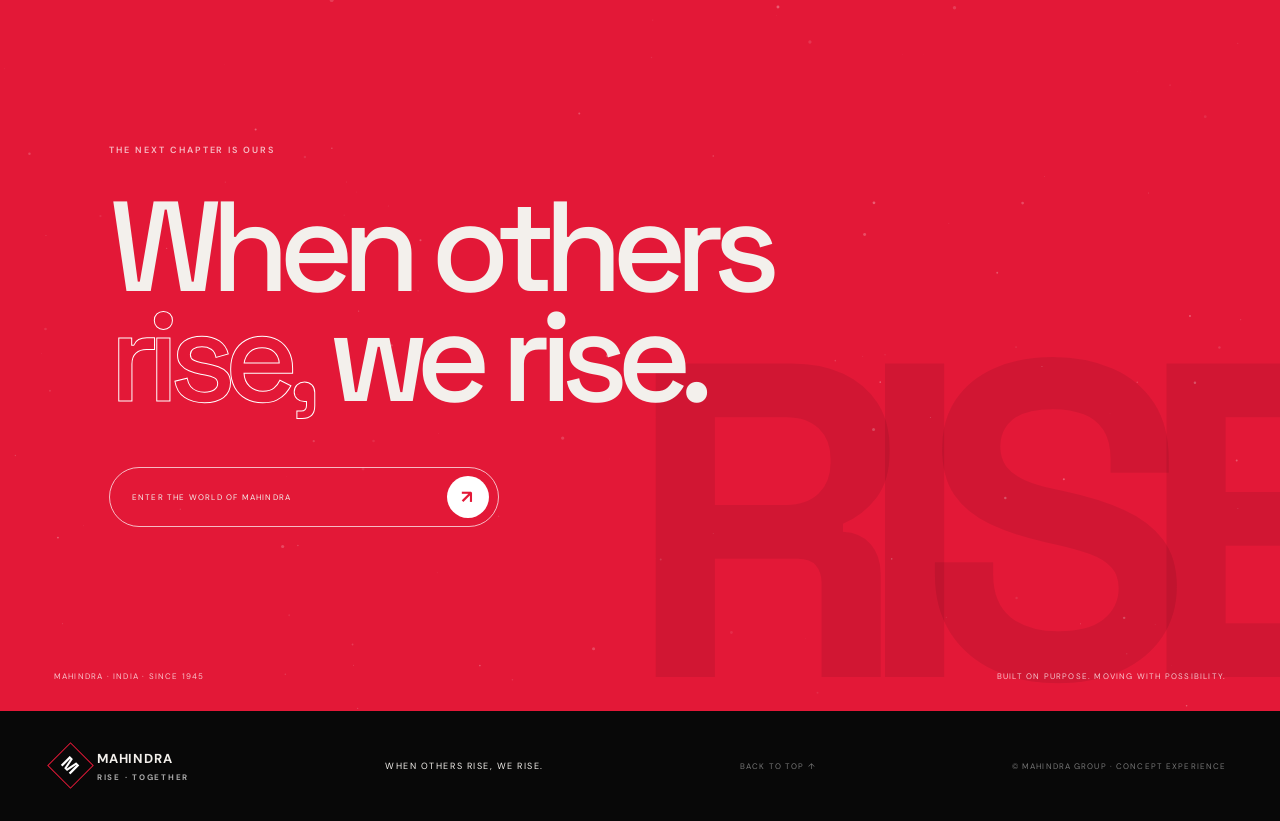
<file: version-6/index.html>
<!DOCTYPE html>
<html lang="en">
<head>
  <meta charset="UTF-8"><meta name="viewport" content="width=device-width, initial-scale=1.0">
  <meta name="theme-color" content="#080808"><meta name="description" content="Mahindra — Together We Rise. An immersive digital brand experience.">
  <title>MAHINDRA — Together We Rise</title>
  <link rel="preconnect" href="https://fonts.googleapis.com"><link rel="preconnect" href="https://fonts.gstatic.com" crossorigin>
  <link href="https://fonts.googleapis.com/css2?family=DM+Sans:wght@400;500;600;700&family=Space+Grotesk:wght@400;500;600;700&display=swap" rel="stylesheet">
  <link rel="stylesheet" href="style.css">
</head>
<body>
  <div class="loader" id="loader"><div class="loader-top"><span>MAHINDRA</span><span>EST. 1945 · INDIA</span></div><div class="loader-center"><div class="loader-number" aria-label="81">81</div><p>YEARS OF RISING</p></div><div class="loader-bottom"><span>BUILDING TOMORROW</span><div class="load-track"><i></i></div><b id="loadPercent">00%</b></div></div>
  <div class="cursor" aria-hidden="true"><span>DRAG</span></div><div class="cursor-dot" aria-hidden="true"></div>
  <header class="header"><a class="wordmark" href="#home" aria-label="Mahindra home"><span class="mark">M</span><span>MAHINDRA<small>RISE · TOGETHER</small></span></a><span class="header-note">A LEGACY IN MOTION <i></i></span><button class="menu-toggle" aria-label="Open navigation"><span></span><span></span><b>MENU</b></button></header>
  <nav class="menu-overlay"><div class="menu-meta"><span>EXPLORE MAHINDRA</span><span>01 — 06</span></div><a href="#home"><small>01</small> The beginning <i>↗</i></a><a href="#purpose"><small>02</small> Our purpose <i>↗</i></a><a href="#worlds"><small>03</small> Our worlds <i>↗</i></a><a href="#future"><small>04</small> The future <i>↗</i></a><a href="#people"><small>05</small> People who rise <i>↗</i></a><a href="#contact"><small>06</small> Make an impact <i>↗</i></a><p>WHEN OTHERS RISE, WE RISE.</p></nav>

  <main id="smooth-content">
    <section class="hero scene" id="home">
      <div class="hero-image"></div><div class="hero-shade"></div><canvas id="particleCanvas"></canvas>
      <div class="hero-topline"><span>INDIA, 1945 — THE JOURNEY CONTINUES</span><span>SCROLL TO EXPLORE <b>↓</b></span></div>
      <div class="hero-title-wrap"><p class="eyebrow reveal-text">A DIFFERENT KIND OF FORCE</p><h1 class="hero-title"><span>TOGETHER</span><span class="outline-word">WE <em>RISE</em><sup>®</sup></span></h1><div class="hero-foot"><p>We don't just move the world forward.<br>We help it rise.</p><a class="round-link" href="#purpose" aria-label="Explore our purpose"><span>↘</span></a><span class="hero-index">01 / 06</span></div></div>
      <div class="hero-side">PURPOSE IN EVERY MOVE <span>✳</span> PROGRESS IN EVERY DIRECTION</div><div class="scroll-meter"><i></i></div>
    </section>

    <section class="purpose scene" id="purpose">
      <div class="section-kicker"><span>01 / OUR PURPOSE</span><span>MORE THAN A WORD</span></div>
      <div class="purpose-grid"><div class="purpose-copy"><p class="eyebrow">A BELIEF THAT MOVES US</p><h2 class="split-title">The world rises<br>when <span>we rise.</span></h2><p class="body-copy">We challenge conventional thinking and use our resources in new ways to drive positive change for our communities. Because progress means more when it carries everyone forward.</p><a class="text-link" href="https://www.mahindra.com/" target="_blank" rel="noreferrer">DISCOVER OUR PURPOSE <span>↗</span></a></div>
        <div class="orb-stage" id="orbStage" aria-label="Interactive orbital sculpture"><div class="orb-hint">MOVE YOUR CURSOR<br>TO SHIFT THE FIELD</div><div class="orbit orbit-a"><i></i></div><div class="orbit orbit-b"><i></i></div><div class="orbit orbit-c"><i></i></div><div class="orb-core"><span>RISE</span></div><div class="orb-ring-label label-a">ACCEPT NO LIMITS</div><div class="orb-ring-label label-b">THINK ALTERNATIVELY</div><div class="orb-ring-label label-c">DRIVE POSITIVE CHANGE</div></div></div>
      <div class="purpose-bottom"><span>ONE PURPOSE. MANY POSSIBILITIES.</span><div class="mini-line"></div><span>SCROLL TO SHIFT THE PERSPECTIVE ↓</span></div>
    </section>

    <section class="manifesto scene"><div class="manifesto-bg">RISE</div><div class="manifesto-inner"><p class="eyebrow">A MINDSET, NOT A MILESTONE</p><h2>We see a limit.<br><span>We see a way.</span><br>We make it <i>move.</i></h2><div class="manifesto-bottom"><p>Alternative thinking is in our DNA.<br>Progress is what we do with it.</p><span>1945 — ∞</span></div></div><div class="manifesto-flare"></div></section>

    <section class="worlds scene" id="worlds"><div class="section-kicker"><span>02 / OUR WORLDS</span><span>ONE GROUP. MANY FRONTIERS.</span></div><div class="worlds-heading"><h2>Different worlds.<br><span>One rising force.</span></h2><p>Move through the worlds that move us forward.</p></div>
      <div class="world-rail" id="worldRail"><article class="world-card world-auto" data-world="01"><div class="world-bg"></div><div class="world-card-top"><span>01 / MOBILITY</span><span>↗</span></div><div class="world-card-copy"><small>BUILT TO GO BEYOND</small><h3>MOVE<br>FEARLESSLY.</h3><p>Automotive · Electric mobility</p></div><div class="world-card-bottom"><span>EXPLORE THE FRONTIER</span><span>↗</span></div></article>
      <article class="world-card world-farm" data-world="02"><div class="world-bg"></div><div class="world-card-top"><span>02 / FARM</span><span>↗</span></div><div class="world-card-copy"><small>GROW WHAT'S POSSIBLE</small><h3>POWER<br>PROSPERITY.</h3><p>Farm equipment · Agriculture</p></div><div class="world-card-bottom"><span>EXPLORE THE FRONTIER</span><span>↗</span></div></article>
      <article class="world-card world-energy" data-world="03"><div class="world-bg"></div><div class="world-card-top"><span>03 / PLANET</span><span>↗</span></div><div class="world-card-copy"><small>DESIGN A BETTER TOMORROW</small><h3>ENERGISE<br>CHANGE.</h3><p>Clean energy · Sustainability</p></div><div class="world-card-bottom"><span>EXPLORE THE FRONTIER</span><span>↗</span></div></article>
      <article class="world-card world-tech" data-world="04"><div class="world-bg"></div><div class="world-card-top"><span>04 / TECHNOLOGY</span><span>↗</span></div><div class="world-card-copy"><small>IMAGINE WHAT'S NEXT</small><h3>MAKE<br>FUTURE.</h3><p>Technology · Digital innovation</p></div><div class="world-card-bottom"><span>EXPLORE THE FRONTIER</span><span>↗</span></div></article></div>
      <div class="rail-controls"><span>DRAG TO EXPLORE THE GROUP</span><div><button class="rail-prev" aria-label="Previous worlds">←</button><button class="rail-next" aria-label="Next worlds">→</button></div><span class="rail-count">01 <i>/</i> 04</span></div>
    </section>

    <section class="numbers scene"><div class="section-kicker"><span>03 / OUR REACH</span><span>THE SCALE OF POSSIBILITY</span></div><div class="numbers-intro"><h2>Many hands.<br><span>One horizon.</span></h2><p>Our strength isn't measured only in numbers.<br>It's measured in the possibilities we unlock.</p></div><div class="stats-grid"><div class="stat"><div class="stat-figure"><span class="count" data-count="20">0</span><b>+</b></div><p>INDUSTRIES</p><span class="stat-orbit"></span></div><div class="stat"><div class="stat-figure"><span class="count" data-count="100">0</span><b>+</b></div><p>COUNTRIES</p><span class="stat-orbit"></span></div><div class="stat"><div class="stat-figure"><span class="count" data-count="327">0</span><b>K+</b></div><p>PEOPLE ACROSS OUR GROUP</p><span class="stat-orbit"></span></div></div><p class="numbers-note">Figures shown as a brand-story concept; verify against the latest official Mahindra Group reporting before publishing.</p></section>

    <section class="future scene" id="future"><div class="future-image"></div><div class="future-shade"></div><div class="future-top"><span>04 / WHAT COMES NEXT</span><span>THE FUTURE IS NOT A PLACE.</span></div><div class="future-copy"><p class="eyebrow">IT'S SOMETHING WE CREATE</p><h2>Tomorrow<br>is <span>ours</span><br>to shape<span class="red-dot">.</span></h2><p>Every breakthrough starts with a question.<br>Every better world starts with a choice.</p><a class="pill-link" href="https://www.mahindra.com/rise/sustainability" target="_blank" rel="noreferrer">EXPLORE OUR COMMITMENTS <span>↗</span></a></div><div class="future-stamp">FUTURE<br>READY <span>✳</span></div></section>

    <section class="people scene" id="people"><div class="section-kicker"><span>05 / PEOPLE WHO RISE</span><span>THE HUMAN SIDE OF PROGRESS</span></div><div class="people-layout"><div class="people-title"><p class="eyebrow">EVERY STORY COUNTS</p><h2>Progress<br>has a <span>face.</span></h2><p>Behind every idea, every invention and every leap forward are people who believe another way is possible.</p><a class="text-link" href="https://www.mahindra.com/about-us" target="_blank" rel="noreferrer">MEET THE MAHINDRA GROUP <span>↗</span></a></div><div class="people-art" id="peopleArt"><div class="people-photo"></div><div class="photo-caption"><span>THE POWER OF MANY</span><span>INDIVIDUALS → IMPACT</span></div><div class="people-sticker">WE<br>RISE<br><b>TOGETHER</b></div><div class="people-ring"></div></div></div></section>

    <section class="finale scene" id="contact"><div class="finale-canvas"><canvas id="finalCanvas"></canvas></div><div class="finale-copy"><p class="eyebrow">THE NEXT CHAPTER IS OURS</p><h2>When others<br><span>rise,</span> we rise.</h2><a class="final-cta" href="https://www.mahindra.com/" target="_blank" rel="noreferrer"><span>ENTER THE WORLD OF MAHINDRA</span><b>↗</b></a></div><div class="finale-giant">RISE</div><div class="finale-bottom"><span>MAHINDRA · INDIA · SINCE 1945</span><span>BUILT ON PURPOSE. MOVING WITH POSSIBILITY.</span></div></section>
  </main>
  <footer class="footer"><a class="wordmark" href="#home"><span class="mark">M</span><span>MAHINDRA<small>RISE · TOGETHER</small></span></a><p>WHEN OTHERS RISE, WE RISE.</p><a href="#home" class="back-top">BACK TO TOP ↑</a><span>© MAHINDRA GROUP · CONCEPT EXPERIENCE</span></footer>
  <script src="https://code.jquery.com/jquery-3.7.1.min.js"></script><script src="script.js"></script>
</body></html>
</file>
<file: version-4/style.css>
* {
    margin: 0;
    padding: 0;
    box-sizing: border-box;
}

:root {
    --red: #ed1c24;
    --black: #050505;
    --white: #fff;
    --grey: #888;
    --light: #f1f1f1;
    --ease: cubic-bezier(.16, 1, .3, 1);
}

html {
    scroll-behavior: auto;
}

body {
    background: #050505;
    color: #fff;
    font-family: "Inter", sans-serif;
    overflow-x: hidden;
}

body.menu-open {
    overflow: hidden;
}

a {
    color: inherit;
    text-decoration: none;
}

button {
    border: 0;
    background: none;
    color: inherit;
    cursor: pointer;
    font: inherit;
}


/* =========================================================
   LOADER
========================================================= */

.loader {
    position: fixed;
    inset: 0;
    z-index: 99999;
    background: #050505;
    display: flex;
    align-items: center;
    justify-content: center;
}

.loader-inner {
    width: min(82vw, 1100px);
    position: relative;
}

.loader-number,
.loader-fill {
    font-family: "Space Grotesk";
    font-size: clamp(180px, 34vw, 540px);
    font-weight: 700;
    line-height: .7;
    letter-spacing: -.12em;
}

.loader-number {
    color: transparent;
    -webkit-text-stroke: 1px rgba(255,255,255,.25);
}

.loader-fill {
    position: absolute;
    left: 0;
    top: 0;
    color: var(--red);
    clip-path: inset(100% 0 0 0);
}

.loader-meta {
    display: flex;
    align-items: center;
    gap: 25px;
    margin-top: 80px;
    font-size: 9px;
    letter-spacing: .25em;
}

.loader-line {
    flex: 1;
    height: 1px;
    background: rgba(255,255,255,.15);
}

.loader-line i {
    display: block;
    width: 0;
    height: 100%;
    background: var(--red);
}


/* =========================================================
   CURSOR
========================================================= */

.cursor {
    position: fixed;
    width: 9px;
    height: 9px;
    border-radius: 50%;
    background: var(--red);
    pointer-events: none;
    z-index: 100000;
    transform: translate(-50%, -50%);
    transition:
        width .35s var(--ease),
        height .35s var(--ease);
}

.cursor span {
    position: absolute;
    inset: -18px;
    border: 1px solid rgba(255,255,255,.6);
    border-radius: 50%;
    opacity: 0;
    transform: scale(.4);
    transition: .4s var(--ease);
}

.cursor.active {
    width: 50px;
    height: 50px;
    background: transparent;
}

.cursor.active span {
    opacity: 1;
    transform: scale(1);
}


/* =========================================================
   HEADER
========================================================= */

.header {
    position: fixed;
    left: 0;
    top: 0;
    width: 100%;
    height: 90px;
    padding: 0 45px;
    z-index: 1000;
    display: grid;
    grid-template-columns: 1fr auto 1fr;
    align-items: center;
    mix-blend-mode: difference;
}

.brand {
    display: flex;
    flex-direction: column;
    gap: 4px;
}

.brand strong {
    font-size: 15px;
    font-weight: 800;
}

.brand small {
    font-size: 8px;
    letter-spacing: .25em;
    opacity: .7;
}

.header-year {
    font-size: 9px;
    letter-spacing: .2em;
}

.menu-button {
    justify-self: end;
    display: flex;
    align-items: center;
    gap: 15px;
}

.menu-button > span {
    font-size: 9px;
    letter-spacing: .2em;
}

.menu-button i {
    width: 30px;
    display: flex;
    flex-direction: column;
    gap: 7px;
}

.menu-button b {
    width: 100%;
    height: 1px;
    background: #fff;
    display: block;
    transition: .5s var(--ease);
}

.menu-open .menu-button b:first-child {
    transform: translateY(4px) rotate(45deg);
}

.menu-open .menu-button b:last-child {
    transform: translateY(-4px) rotate(-45deg);
}


/* =========================================================
   MENU
========================================================= */

.menu-overlay {
    position: fixed;
    inset: 0;
    z-index: 900;
    background: var(--red);
    color: #050505;
    transform: translateY(-100%);
    transition: transform 1s var(--ease);
    overflow: hidden;
}

.menu-open .menu-overlay {
    transform: translateY(0);
}

.menu-giant {
    position: absolute;
    right: -5vw;
    bottom: -15vw;
    font-family: "Space Grotesk";
    font-size: 60vw;
    font-weight: 700;
    line-height: .6;
    opacity: .08;
}

.menu-overlay nav {
    position: absolute;
    left: 9vw;
    top: 50%;
    transform: translateY(-50%);
    display: flex;
    flex-direction: column;
}

.menu-overlay nav a {
    font-family: "Space Grotesk";
    font-size: clamp(40px, 7vw, 110px);
    line-height: .85;
    letter-spacing: -.07em;
    transition: transform .4s var(--ease);
}

.menu-overlay nav a:hover {
    transform: translateX(25px);
}

.menu-overlay nav small {
    font-family: "Inter";
    font-size: 9px;
    letter-spacing: .2em;
    margin-right: 20px;
}

.menu-bottom {
    position: absolute;
    left: 9vw;
    bottom: 40px;
    font-size: 9px;
    letter-spacing: .25em;
}


/* =========================================================
   HERO
========================================================= */

.hero {
    height: 190vh;
    background: #050505;
}

.hero-sticky {
    position: sticky;
    top: 0;
    height: 100vh;
    overflow: hidden;
}

.hero-media {
    position: absolute;
    inset: 0;
    overflow: hidden;
}

.hero-video {
    position: absolute;
    inset: -7%;
    width: 114%;
    height: 114%;
    object-fit: cover;
    filter: saturate(.7) contrast(1.1);
}

.hero-dark {
    position: absolute;
    inset: 0;
    background:
        linear-gradient(
            180deg,
            rgba(0,0,0,.6),
            rgba(0,0,0,.05) 35%,
            rgba(0,0,0,.85)
        );
}

.hero-red-light {
    position: absolute;
    width: 60vw;
    height: 60vw;
    border-radius: 50%;
    left: 50%;
    top: 50%;
    transform: translate(-50%, -50%);
    background: radial-gradient(
        circle,
        rgba(237,28,36,.28),
        transparent 68%
    );
    mix-blend-mode: screen;
}

.hero-noise {
    position: absolute;
    inset: 0;
    opacity: .08;
    background-image:
        url("data:image/svg+xml,%3Csvg xmlns='http://www.w3.org/2000/svg' width='180' height='180'%3E%3Cfilter id='n'%3E%3CfeTurbulence type='fractalNoise' baseFrequency='.9' numOctaves='4'/%3E%3C/filter%3E%3Crect width='100%25' height='100%25' filter='url(%23n)'/%3E%3C/svg%3E");
}

.hero-ring {
    position: absolute;
    left: 50%;
    top: 50%;
    border: 1px solid rgba(255,255,255,.18);
    border-radius: 50%;
    transform: translate(-50%, -50%);
    pointer-events: none;
}

.ring-one {
    width: 28vw;
    height: 28vw;
}

.ring-two {
    width: 52vw;
    height: 52vw;
}

.ring-three {
    width: 78vw;
    height: 78vw;
}

.hero-content {
    position: absolute;
    inset: 0;
    z-index: 4;
    padding: 115px 45px 40px;
    display: flex;
    flex-direction: column;
    justify-content: space-between;
}

.hero-topline,
.hero-bottom {
    display: flex;
    justify-content: space-between;
}

.hero-topline {
    font-size: 9px;
    letter-spacing: .25em;
}

.hero-center {
    position: absolute;
    left: 50%;
    top: 50%;
    transform: translate(-50%, -50%);
    display: flex;
    align-items: center;
    gap: 30px;
    width: max-content;
}

.hero-81 {
    position: relative;
    font-family: "Space Grotesk";
    font-size: clamp(210px, 36vw, 600px);
    line-height: .65;
    letter-spacing: -.13em;
}

.hero-81-outline {
    color: transparent;
    -webkit-text-stroke: 1px rgba(255,255,255,.45);
}

.hero-81-solid {
    position: absolute;
    left: 0;
    top: 0;
    color: #fff;
    clip-path: inset(0 0 0 0);
}

.hero-heading {
    display: flex;
    flex-direction: column;
    font-family: "Space Grotesk";
    font-size: clamp(25px, 3.2vw, 55px);
    line-height: .82;
    letter-spacing: -.05em;
}

.hero-heading strong {
    color: var(--red);
}

.hero-statement {
    width: 300px;
    font-size: 11px;
    line-height: 1.7;
    color: rgba(255,255,255,.72);
}

.hero-scroll {
    display: flex;
    flex-direction: column;
    gap: 15px;
    font-size: 8px;
    letter-spacing: .25em;
}

.hero-scroll i {
    width: 1px;
    height: 55px;
    background: #fff;
    animation: scrollLine 1.8s infinite;
}

@keyframes scrollLine {
    0% {
        transform: scaleY(0);
        transform-origin: top;
    }

    50% {
        transform: scaleY(1);
        transform-origin: top;
    }

    51% {
        transform-origin: bottom;
    }

    100% {
        transform: scaleY(0);
        transform-origin: bottom;
    }
}

.hero-floating {
    position: absolute;
    z-index: 5;
    font-size: 8px;
    letter-spacing: .3em;
    color: rgba(255,255,255,.65);
}

.hero-floating-one {
    left: 8%;
    top: 32%;
}

.hero-floating-two {
    right: 10%;
    top: 42%;
}

.hero-floating-three {
    left: 14%;
    bottom: 24%;
}

.hero-counter {
    position: absolute;
    right: 45px;
    bottom: 40px;
    font-size: 8px;
    letter-spacing: .2em;
    z-index: 6;
}


/* =========================================================
   RISE
========================================================= */

.rise {
    height: 230vh;
    background: #f1f1f1;
    color: #050505;
}

.rise-sticky {
    position: sticky;
    top: 0;
    height: 100vh;
    overflow: hidden;
    display: flex;
    align-items: center;
    justify-content: center;
}

.rise-bg-word {
    position: absolute;
    font-family: "Space Grotesk";
    font-size: 45vw;
    line-height: .6;
    letter-spacing: -.12em;
    color: transparent;
    -webkit-text-stroke: 1px rgba(0,0,0,.13);
}

.rise-ring {
    position: absolute;
    left: 50%;
    top: 50%;
    border: 1px solid rgba(0,0,0,.18);
    border-radius: 50%;
    transform: translate(-50%, -50%);
}

.rise-ring-one {
    width: 22vw;
    height: 22vw;
}

.rise-ring-two {
    width: 45vw;
    height: 45vw;
}

.rise-ring-three {
    width: 72vw;
    height: 72vw;
}

.rise-center {
    position: relative;
    z-index: 5;
    text-align: center;
}

.rise-label {
    font-size: 8px;
    letter-spacing: .3em;
}

.rise-center h2 {
    margin-top: 20px;
    font-family: "Space Grotesk";
    font-size: clamp(120px, 20vw, 320px);
    line-height: .6;
    letter-spacing: -.12em;
    color: #050505;
    transition: color .1s linear;
}

.rise-center p {
    margin-top: 45px;
    font-size: 11px;
    line-height: 1.5;
}

.rise-orbit-text {
    position: absolute;
    font-size: 8px;
    letter-spacing: .25em;
}

.orbit-text-one {
    left: 12%;
    top: 25%;
}

.orbit-text-two {
    right: 15%;
    top: 30%;
}

.orbit-text-three {
    left: 15%;
    bottom: 22%;
}

.orbit-text-four {
    right: 12%;
    bottom: 25%;
}

.rise-exit-word {
    position: absolute;
    bottom: -10%;
    font-family: "Space Grotesk";
    font-size: 18vw;
    line-height: .6;
    letter-spacing: -.1em;
    color: var(--red);
    opacity: 0;
}


/* =========================================================
   ORIGIN
========================================================= */

.origin {
    height: 180vh;
    background: #111;
}

.origin-sticky {
    position: sticky;
    top: 0;
    height: 100vh;
    overflow: hidden;
}

.origin-image {
    position: absolute;
    inset: 12% 22% 12% 10%;
    overflow: hidden;
}

.origin-image-inner {
    position: absolute;
    inset: -8%;
    background:
        linear-gradient(90deg, rgba(0,0,0,.3), transparent),
        url("https://images.unsplash.com/photo-1518770660439-4636190af475?auto=format&fit=crop&w=1800&q=85");
    background-size: cover;
    background-position: center;
}

.origin-year {
    position: absolute;
    right: 6%;
    top: 15%;
    font-family: "Space Grotesk";
    font-size: clamp(100px, 17vw, 270px);
    line-height: .6;
    letter-spacing: -.1em;
    color: transparent;
    -webkit-text-stroke: 1px rgba(255,255,255,.35);
}

.origin-copy {
    position: absolute;
    left: 8%;
    bottom: 11%;
    z-index: 3;
}

.origin-copy > span {
    color: var(--red);
    font-size: 8px;
    letter-spacing: .25em;
}

.origin-copy h2 {
    margin-top: 20px;
    font-family: "Space Grotesk";
    font-size: clamp(45px, 6vw, 90px);
    line-height: .82;
    letter-spacing: -.07em;
}

.origin-copy p {
    width: 280px;
    margin-top: 25px;
    color: #aaa;
    font-size: 11px;
    line-height: 1.7;
}

.origin-index {
    position: absolute;
    right: 45px;
    bottom: 40px;
    font-size: 8px;
    letter-spacing: .2em;
}


/* =========================================================
   JOURNEY
========================================================= */

.journey {
    height: 500vh;
    background: #050505;
}

.journey-sticky {
    position: sticky;
    top: 0;
    height: 100vh;
    overflow: hidden;
}

.journey-heading {
    position: absolute;
    left: 6%;
    top: 12%;
    z-index: 5;
}

.journey-heading span {
    color: var(--red);
    font-size: 8px;
    letter-spacing: .25em;
}

.journey-heading h2 {
    margin-top: 18px;
    font-family: "Space Grotesk";
    font-size: clamp(50px, 6vw, 100px);
    line-height: .8;
    letter-spacing: -.07em;
}

.journey-track {
    position: absolute;
    left: 0;
    top: 0;
    height: 100%;
    display: flex;
    align-items: center;
    gap: 8vw;
    width: 500vw;
    padding-left: 20vw;
}

.journey-card {
    position: relative;
    flex: 0 0 70vw;
    height: 65vh;
}

.journey-year {
    position: absolute;
    left: -3vw;
    top: -6vw;
    z-index: 2;
    font-family: "Space Grotesk";
    font-size: clamp(110px, 16vw, 250px);
    line-height: .6;
    letter-spacing: -.1em;
    color: transparent;
    -webkit-text-stroke: 1px rgba(255,255,255,.3);
}

.journey-image {
    position: absolute;
    right: 0;
    top: 10%;
    width: 63%;
    height: 75%;
    background-size: cover;
    background-position: center;
}

.image-one {
    background-image: url("https://images.unsplash.com/photo-1486406146926-c627a92ad1ab?auto=format&fit=crop&w=1400&q=85");
}

.image-two {
    background-image: url("https://images.unsplash.com/photo-1497366811353-6870744d04b2?auto=format&fit=crop&w=1400&q=85");
}

.image-three {
    background-image: url("https://images.unsplash.com/photo-1513828583688-c52646db42da?auto=format&fit=crop&w=1400&q=85");
}

.image-four {
    background-image: url("https://images.unsplash.com/photo-1497366754035-f200968a6e72?auto=format&fit=crop&w=1400&q=85");
}

.image-five {
    background-image: url("https://images.unsplash.com/photo-1497366216548-37526070297c?auto=format&fit=crop&w=1400&q=85");
}

.journey-copy {
    position: absolute;
    left: 5%;
    bottom: 5%;
    z-index: 3;
}

.journey-copy small {
    color: var(--red);
    font-size: 8px;
    letter-spacing: .25em;
}

.journey-copy h3 {
    margin-top: 15px;
    font-family: "Space Grotesk";
    font-size: clamp(40px, 5vw, 80px);
    line-height: .8;
    letter-spacing: -.06em;
}

.journey-line {
    position: absolute;
    left: 6%;
    right: 6%;
    bottom: 42px;
    height: 1px;
    background: rgba(255,255,255,.18);
}

.journey-line span {
    display: block;
    width: 0;
    height: 100%;
    background: var(--red);
}


/* =========================================================
   WORLD — NEW
========================================================= */

.world {
    height: 320vh;
    background: #080808;
}

.world-sticky {
    position: sticky;
    top: 0;
    height: 100vh;
    overflow: hidden;
    color: #fff;
}

.world-bg {
    position: absolute;
    left: -5%;
    top: 38%;
    font-family: "Space Grotesk";
    font-size: 32vw;
    line-height: .55;
    letter-spacing: -.13em;
    color: transparent;
    -webkit-text-stroke: 1px rgba(255,255,255,.07);
    white-space: nowrap;
}

.world-intro {
    position: absolute;
    left: 6%;
    top: 13%;
    z-index: 10;
}

.world-intro span {
    color: var(--red);
    font-size: 8px;
    letter-spacing: .3em;
}

.world-intro h2 {
    margin-top: 20px;
    font-family: "Space Grotesk";
    font-size: clamp(45px, 6vw, 95px);
    line-height: .82;
    letter-spacing: -.07em;
}

.world-portal {
    position: absolute;
    left: 50%;
    top: 54%;
    width: 34vw;
    height: 34vw;
    max-width: 520px;
    max-height: 520px;
    min-width: 280px;
    min-height: 280px;
    transform: translate(-50%, -50%);
    border: 1px solid rgba(255,255,255,.3);
    border-radius: 50%;
    z-index: 5;
}

.world-portal::before,
.world-portal::after {
    content: "";
    position: absolute;
    border-radius: 50%;
    inset: 8%;
    border: 1px solid rgba(237,28,36,.4);
}

.world-portal::after {
    inset: 20%;
    border-color: rgba(255,255,255,.2);
}

.portal-inner {
    position: absolute;
    inset: 28%;
    border-radius: 50%;
    background:
        radial-gradient(
            circle at 35% 35%,
            rgba(237,28,36,.8),
            #370609 45%,
            #050505 75%
        );
    display: flex;
    align-items: center;
    justify-content: center;
    box-shadow:
        0 0 80px rgba(237,28,36,.25);
}

.portal-center {
    text-align: center;
    display: flex;
    flex-direction: column;
    align-items: center;
}

.portal-center small {
    font-size: 7px;
    letter-spacing: .3em;
}

.portal-center strong {
    font-family: "Space Grotesk";
    font-size: clamp(80px, 10vw, 160px);
    line-height: .7;
    letter-spacing: -.12em;
}

.portal-center span {
    margin-top: 12px;
    font-size: 7px;
    letter-spacing: .3em;
}

.world-field {
    position: absolute;
    inset: 0;
    z-index: 3;
}

.world-item {
    position: absolute;
    font-family: "Space Grotesk";
    font-size: clamp(25px, 3.4vw, 55px);
    font-weight: 500;
    letter-spacing: -.05em;
    white-space: nowrap;
    transition: color .3s;
}

.world-item::before {
    content: "";
    position: absolute;
    width: 5px;
    height: 5px;
    border-radius: 50%;
    background: var(--red);
    left: -15px;
    top: 50%;
    transform: translateY(-50%);
}

.world-item-1 {
    left: 8%;
    top: 38%;
}

.world-item-2 {
    left: 10%;
    bottom: 17%;
}

.world-item-3 {
    right: 8%;
    top: 32%;
}

.world-item-4 {
    right: 14%;
    bottom: 20%;
}

.world-item-5 {
    left: 30%;
    top: 18%;
}

.world-item-6 {
    right: 30%;
    top: 15%;
}

.world-item-7 {
    left: 40%;
    bottom: 13%;
}

.world-item-8 {
    right: 5%;
    bottom: 38%;
}

.world-stats {
    position: absolute;
    left: 6%;
    right: 6%;
    bottom: 7%;
    display: flex;
    justify-content: space-between;
    z-index: 10;
}

.world-stats div {
    display: flex;
    flex-direction: column;
}

.world-stats strong {
    font-family: "Space Grotesk";
    font-size: clamp(35px, 4vw, 65px);
    line-height: .8;
    letter-spacing: -.07em;
}

.world-stats span {
    margin-top: 12px;
    font-size: 7px;
    letter-spacing: .25em;
    color: #888;
}

.world-cursor-text {
    position: absolute;
    right: 6%;
    top: 15%;
    width: 55px;
    height: 55px;
    border: 1px solid rgba(255,255,255,.25);
    border-radius: 50%;
    display: flex;
    align-items: center;
    justify-content: center;
    font-size: 7px;
    letter-spacing: .15em;
    z-index: 10;
}

.world-index {
    position: absolute;
    right: 45px;
    top: 50%;
    writing-mode: vertical-rl;
    font-size: 8px;
    letter-spacing: .2em;
    color: #777;
}


/* =========================================================
   IMPACT — FIXED
========================================================= */

.impact {
    height: 300vh;
    background: #050505;
}

.impact-sticky {
    position: sticky;
    top: 0;
    height: 100vh;
    overflow: hidden;
}

.impact-background {
    position: absolute;
    left: 50%;
    top: 50%;
    transform: translate(-50%, -50%);
    font-family: "Space Grotesk";
    font-size: 30vw;
    line-height: .6;
    letter-spacing: -.12em;
    color: transparent;
    -webkit-text-stroke: 1px rgba(255,255,255,.05);
    white-space: nowrap;
}

.impact-heading {
    position: absolute;
    left: 6%;
    top: 12%;
    z-index: 10;
}

.impact-heading span {
    font-size: 8px;
    letter-spacing: .3em;
    color: #777;
}

.impact-heading h2 {
    margin-top: 18px;
    font-family: "Space Grotesk";
    font-size: clamp(60px, 8vw, 130px);
    line-height: .72;
    letter-spacing: -.08em;
}

.impact-number {
    position: absolute;
    z-index: 6;
    display: flex;
    flex-direction: column;
    white-space: nowrap;
}

.impact-number strong {
    font-family: "Space Grotesk";
    font-size: clamp(70px, 11vw, 180px);
    line-height: .65;
    letter-spacing: -.1em;
}

.impact-number span {
    margin-top: 20px;
    font-size: 8px;
    letter-spacing: .25em;
    color: #777;
}

.impact-number-one {
    left: 7%;
    bottom: 14%;
}

.impact-number-two {
    right: 7%;
    top: 30%;
}

.impact-number-three {
    left: 38%;
    bottom: 7%;
}

.impact-core {
    position: absolute;
    left: 50%;
    top: 52%;
    transform: translate(-50%, -50%);
    width: min(300px, 23vw);
    height: min(300px, 23vw);
    min-width: 190px;
    min-height: 190px;
    border-radius: 50%;
    background: #ed1c24;
    color: #050505;
    z-index: 8;
    display: flex;
    flex-direction: column;
    align-items: center;
    justify-content: center;
    text-align: center;
}

.impact-core-ring {
    position: absolute;
    inset: -20px;
    border: 1px solid rgba(237,28,36,.5);
    border-radius: 50%;
}

.impact-core span {
    font-size: 7px;
    letter-spacing: .2em;
}

.impact-core strong {
    font-family: "Space Grotesk";
    font-size: clamp(40px, 5vw, 80px);
    line-height: .7;
    letter-spacing: -.08em;
}

.impact-core b {
    font-family: "Space Grotesk";
    font-size: clamp(40px, 5vw, 80px);
    line-height: .7;
    letter-spacing: -.08em;
}

.impact-ring {
    position: absolute;
    left: 50%;
    top: 52%;
    border-radius: 50%;
    transform: translate(-50%, -50%);
    border: 1px solid rgba(255,255,255,.14);
}

.impact-ring-one {
    width: 25vw;
    height: 25vw;
}

.impact-ring-two {
    width: 48vw;
    height: 48vw;
}

.impact-ring-three {
    width: 75vw;
    height: 75vw;
}

.impact-index {
    position: absolute;
    right: 45px;
    bottom: 40px;
    font-size: 8px;
    letter-spacing: .2em;
}


/* =========================================================
   FUTURE
========================================================= */

.future {
    height: 250vh;
    background: #f1f1f1;
    color: #050505;
}

.future-sticky {
    position: sticky;
    top: 0;
    height: 100vh;
    overflow: hidden;
    display: flex;
    align-items: center;
    justify-content: center;
}

.future-grid {
    position: absolute;
    inset: 0;
    background-image:
        linear-gradient(rgba(0,0,0,.06) 1px, transparent 1px),
        linear-gradient(90deg, rgba(0,0,0,.06) 1px, transparent 1px);
    background-size: 80px 80px;
}

.future-line {
    position: absolute;
    top: 12%;
    left: 6%;
    display: flex;
    align-items: center;
    gap: 15px;
    font-size: 8px;
    letter-spacing: .25em;
}

.future-line i {
    width: 80px;
    height: 1px;
    background: #050505;
}

.future-year {
    position: absolute;
    font-family: "Space Grotesk";
    font-size: 35vw;
    line-height: .6;
    letter-spacing: -.13em;
    color: transparent;
    -webkit-text-stroke: 1px rgba(0,0,0,.2);
}

.future-title {
    position: relative;
    z-index: 4;
    font-family: "Space Grotesk";
    font-size: clamp(90px, 13vw, 220px);
    font-weight: 700;
    line-height: .7;
    letter-spacing: -.09em;
}

.future-title span {
    color: var(--red);
}

.future-particles i {
    position: absolute;
    width: 5px;
    height: 5px;
    background: var(--red);
    border-radius: 50%;
}


/* =========================================================
   FINAL
========================================================= */

.final {
    position: relative;
    height: 100vh;
    overflow: hidden;
    background: var(--red);
    color: #050505;
}

.final-giant {
    position: absolute;
    right: -5vw;
    bottom: -15vw;
    font-family: "Space Grotesk";
    font-size: 60vw;
    line-height: .6;
    font-weight: 700;
    opacity: .08;
}

.final-title {
    position: absolute;
    left: 8%;
    top: 50%;
    transform: translateY(-50%);
    font-family: "Space Grotesk";
    font-size: clamp(60px, 10vw, 170px);
    line-height: .72;
    letter-spacing: -.08em;
}

.final-title span {
    margin-left: 7vw;
}

.final-title strong {
    display: block;
    margin-left: 15vw;
}

.final-bottom {
    position: absolute;
    left: 45px;
    right: 45px;
    bottom: 40px;
    display: flex;
    justify-content: space-between;
    font-size: 8px;
    letter-spacing: .25em;
}

footer {
    min-height: 100px;
    background: #050505;
    color: #777;
    display: flex;
    justify-content: space-between;
    align-items: center;
    padding: 35px 45px;
    font-size: 8px;
    letter-spacing: .2em;
}


/* =========================================================
   MOBILE
========================================================= */

@media(max-width:768px) {

    .header {
        height: 70px;
        padding: 0 20px;
    }

    .header-year {
        display: none;
    }

    .cursor {
        display: none;
    }

    .hero-content {
        padding: 90px 20px 25px;
    }

    .hero-center {
        flex-direction: column;
        align-items: flex-start;
        gap: 10px;
    }

    .hero-81 {
        font-size: 67vw;
    }

    .hero-heading {
        margin-left: 10px;
        font-size: 28px;
    }

    .hero-statement {
        width: 220px;
        font-size: 10px;
    }

    .hero-floating {
        display: none;
    }

    .rise-bg-word {
        font-size: 65vw;
    }

    .rise-center h2 {
        font-size: 28vw;
    }

    .rise-orbit-text {
        display: none;
    }

    .origin-image {
        inset: 14% 7% 32% 7%;
    }

    .origin-year {
        font-size: 28vw;
        top: 11%;
    }

    .origin-copy {
        left: 8%;
        bottom: 7%;
    }

    .journey-track {
        padding-left: 10vw;
        gap: 15vw;
    }

    .journey-card {
        flex-basis: 85vw;
    }

    .journey-image {
        width: 80%;
    }

    .world-intro {
        left: 7%;
        top: 11%;
    }

    .world-intro h2 {
        font-size: 11vw;
    }

    .world-portal {
        width: 65vw;
        height: 65vw;
    }

    .world-item {
        font-size: 6vw;
    }

    .world-item-1 {
        left: 5%;
        top: 35%;
    }

    .world-item-2 {
        left: 5%;
        bottom: 27%;
    }

    .world-item-3 {
        right: 5%;
        top: 30%;
    }

    .world-item-4 {
        right: 5%;
        bottom: 22%;
    }

    .world-item-5,
    .world-item-6,
    .world-item-7,
    .world-item-8 {
        display: none;
    }

    .world-stats {
        bottom: 5%;
    }

    .world-stats strong {
        font-size: 7vw;
    }

    .impact-heading h2 {
        font-size: 15vw;
    }

    .impact-number strong {
        font-size: 17vw;
    }

    .impact-number-one {
        left: 5%;
        bottom: 18%;
    }

    .impact-number-two {
        right: 5%;
        top: 31%;
    }

    .impact-number-three {
        left: 25%;
        bottom: 9%;
    }

    .impact-core {
        width: 220px;
        height: 220px;
    }

    .impact-ring-one {
        width: 55vw;
        height: 55vw;
    }

    .impact-ring-two {
        width: 90vw;
        height: 90vw;
    }

    .impact-ring-three {
        width: 135vw;
        height: 135vw;
    }

    .future-year {
        font-size: 60vw;
    }

    .future-title {
        font-size: 20vw;
    }

    .final-title {
        left: 7%;
        font-size: 17vw;
    }

    .final-bottom {
        left: 20px;
        right: 20px;
    }

    footer {
        padding: 30px 20px;
        flex-direction: column;
        align-items: flex-start;
        gap: 15px;
    }
}
</file>
<file: version-6/style.css>
:root{--red:#e31837;--black:#080808;--white:#f3f0ec;--muted:#898784;--line:rgba(255,255,255,.17);--font:'DM Sans',sans-serif;--display:'Space Grotesk',sans-serif}*{box-sizing:border-box}html{scroll-behavior:auto;background:var(--black)}body{margin:0;background:var(--black);color:var(--white);font-family:var(--font);overflow-x:hidden;cursor:none}body.loading{overflow:hidden}a{color:inherit;text-decoration:none}button{font:inherit;color:inherit}::selection{background:var(--red);color:#fff}.loader{position:fixed;inset:0;z-index:1000;background:var(--red);display:flex;flex-direction:column;justify-content:space-between;padding:28px 4.2vw;transition:transform 1s cubic-bezier(.77,0,.18,1)}.loader.done{transform:translateY(-105%)}.loader-top,.loader-bottom{display:flex;align-items:center;justify-content:space-between;font-size:10px;letter-spacing:.16em}.loader-top span:first-child{font-weight:700;font-size:13px}.loader-center{align-self:center;text-align:center}.loader-number{font:700 clamp(170px,35vw,460px)/.78 var(--display);letter-spacing:-.12em;overflow:hidden}.loader-center p{font-size:11px;letter-spacing:.25em}.load-track{height:2px;background:rgba(255,255,255,.3);width:min(42vw,500px);margin-left:auto;position:relative}.load-track i{position:absolute;inset:0 auto 0 0;width:0;background:#fff}.loader-bottom b{font-size:12px;width:44px;text-align:right}.header{position:absolute;z-index:50;top:0;left:0;width:100%;height:88px;padding:0 4.2vw;display:flex;align-items:center;justify-content:space-between;border-bottom:1px solid rgba(255,255,255,.16)}.wordmark{display:flex;align-items:center;gap:10px;font-weight:700;font-size:13px;letter-spacing:.07em}.wordmark small{display:block;font-size:8px;letter-spacing:.22em;color:#aaa;margin-top:5px}.mark{width:33px;height:33px;border:1.5px solid var(--red);display:grid;place-items:center;font:700 18px var(--display);color:#fff;transform:rotate(45deg)}.mark:first-letter{transform:rotate(-45deg)}.header-note{font-size:9px;letter-spacing:.17em;color:#d3d0cc}.header-note i{display:inline-block;width:6px;height:6px;border-radius:50%;background:var(--red);margin-left:9px}.menu-toggle{background:none;border:0;display:flex;align-items:center;gap:14px;cursor:none;font-size:9px;letter-spacing:.18em}.menu-toggle span{display:block;width:21px;height:1px;background:#fff;position:absolute;right:8.3vw;transition:transform .35s}.menu-toggle span:first-child{transform:translateY(-4px)}.menu-toggle span:nth-child(2){transform:translateY(3px)}.menu-toggle b{margin-left:32px;font-weight:500}.menu-toggle.active span:first-child{transform:rotate(45deg)}.menu-toggle.active span:nth-child(2){transform:rotate(-45deg)}.menu-overlay{position:fixed;inset:0;background:var(--red);z-index:45;padding:130px 8vw 40px;display:flex;flex-direction:column;justify-content:center;transform:translateY(-105%);transition:transform .8s cubic-bezier(.77,0,.18,1)}.menu-overlay.open{transform:translateY(0)}.menu-meta{display:flex;justify-content:space-between;font-size:10px;letter-spacing:.16em;margin-bottom:20px}.menu-overlay>a{font:500 clamp(28px,5.5vw,74px)/1.15 var(--display);letter-spacing:-.06em;border-bottom:1px solid rgba(255,255,255,.3);padding:8px 0;display:flex;align-items:center;gap:20px;transition:padding .3s}.menu-overlay>a:hover{padding-left:20px}.menu-overlay>a small{font:10px var(--font);letter-spacing:0;opacity:.7}.menu-overlay>a i{font-style:normal;margin-left:auto;font-size:.5em}.menu-overlay>p{font-size:10px;letter-spacing:.2em;margin-top:26px}.scene{position:relative;overflow:hidden}.hero{min-height:100svh;height:850px;max-height:1100px;background:#151515;display:flex;align-items:center;padding:130px 8.5vw 50px}.hero-image,.future-image{position:absolute;inset:0;background-image:url('https://images.unsplash.com/photo-1519681393784-d120267933ba?auto=format&fit=crop&w=2200&q=85');background-size:cover;background-position:center 47%;transform:scale(1.12);filter:saturate(.48);will-change:transform}.hero-image:after{content:"";position:absolute;inset:0;background:linear-gradient(90deg,rgba(5,5,5,.78),rgba(5,5,5,.22) 70%),linear-gradient(0deg,#080808 0%,transparent 35%,rgba(0,0,0,.24))}.hero-shade{position:absolute;inset:0;background:radial-gradient(ellipse at 74% 46%,transparent 0,rgba(0,0,0,.18) 48%,rgba(0,0,0,.5) 100%)}#particleCanvas{position:absolute;inset:0;width:100%;height:100%;opacity:.75}.hero-topline{position:absolute;top:116px;left:4.2vw;right:4.2vw;display:flex;justify-content:space-between;font-size:9px;letter-spacing:.17em;color:#ddd}.hero-topline b{color:var(--red);font-size:14px;margin-left:10px}.hero-title-wrap{position:relative;z-index:2;width:100%;max-width:1350px;margin:35px auto 0}.eyebrow{font-size:9px;letter-spacing:.22em;font-weight:600;color:#c9c5c0}.hero-title{font:600 clamp(72px,13.2vw,190px)/.78 var(--display);letter-spacing:-.095em;margin:32px 0 40px}.hero-title>span{display:block;overflow:hidden}.hero-title>span:first-child{animation:titleEnter 1.2s .15s both cubic-bezier(.2,.8,.2,1)}.outline-word{color:var(--red);animation:titleEnter 1.2s .3s both cubic-bezier(.2,.8,.2,1)}.outline-word em{font-style:normal;color:transparent;-webkit-text-stroke:1.5px var(--white)}.outline-word sup{font:10px var(--font);letter-spacing:0;vertical-align:top;margin-left:10px;color:white}.hero-foot{display:flex;align-items:center;gap:35px}.hero-foot p{font-size:12px;line-height:1.7;color:#d0cecb}.round-link{width:54px;height:54px;border:1px solid rgba(255,255,255,.55);border-radius:50%;display:grid;place-items:center;font-size:22px;transition:background .3s,border .3s,transform .3s}.round-link:hover{background:var(--red);border-color:var(--red);transform:rotate(45deg)}.hero-index{margin-left:auto;font-size:10px;letter-spacing:.16em}.hero-side{position:absolute;right:2.5vw;top:42%;writing-mode:vertical-rl;font-size:8px;letter-spacing:.2em;color:#bbb}.hero-side span{color:var(--red);margin:13px 0}.scroll-meter{position:absolute;bottom:0;left:0;width:100%;height:2px;background:rgba(255,255,255,.1)}.scroll-meter i{display:block;height:100%;width:0;background:var(--red)}@keyframes titleEnter{from{transform:translateY(110%);opacity:0}to{transform:translateY(0);opacity:1}}.section-kicker{display:flex;justify-content:space-between;padding:0 4.2vw;font-size:9px;letter-spacing:.18em;color:#aaa}.purpose{padding:145px 0 30px;background:#0a0a0a;min-height:900px}.purpose-grid{display:grid;grid-template-columns:1fr 1fr;align-items:center;padding:75px 8.5vw 65px;gap:5vw}.purpose-copy{position:relative;z-index:2}.purpose-copy h2,.worlds-heading h2,.numbers-intro h2,.people-title h2{font:500 clamp(45px,6.5vw,91px)/.98 var(--display);letter-spacing:-.075em;margin:26px 0}.purpose-copy h2 span,.worlds-heading h2 span,.numbers-intro h2 span,.people-title h2 span{color:var(--red)}.body-copy{max-width:430px;color:#aaa;font-size:14px;line-height:1.9;margin:30px 0}.text-link{display:inline-flex;align-items:center;gap:28px;font-size:9px;letter-spacing:.15em;border-bottom:1px solid #555;padding:0 0 12px;margin-top:15px}.text-link span{color:var(--red);font-size:17px;transition:transform .3s}.text-link:hover span{transform:translate(4px,-4px)}.orb-stage{height:540px;position:relative;display:grid;place-items:center;perspective:900px;isolation:isolate}.orb-stage:before{content:"";position:absolute;width:72%;aspect-ratio:1;border-radius:50%;background:radial-gradient(circle,rgba(227,24,55,.13),transparent 67%);filter:blur(20px)}.orbit{position:absolute;border:1px solid rgba(255,255,255,.26);border-radius:50%;width:78%;height:32%;transform:rotate(-32deg);animation:orbitSpin 11s linear infinite;will-change:transform}.orbit:before{content:"";position:absolute;inset:13px;border:1px solid rgba(227,24,55,.42);border-radius:50%}.orbit i{position:absolute;left:12%;top:14%;width:11px;height:11px;background:var(--red);border-radius:50%;box-shadow:0 0 22px var(--red)}.orbit-b{width:88%;height:49%;transform:rotate(52deg);animation-duration:15s;animation-direction:reverse}.orbit-b i{left:auto;right:15%;top:8%;width:6px;height:6px;background:#eee}.orbit-c{width:98%;height:65%;transform:rotate(8deg);animation-duration:20s}.orbit-c i{left:50%;top:auto;bottom:0}.orb-core{width:155px;height:155px;border-radius:50%;display:grid;place-items:center;background:radial-gradient(circle at 35% 25%,#ff6478,var(--red) 42%,#740a1b 80%);box-shadow:0 0 70px rgba(227,24,55,.24),inset -15px -20px 35px rgba(0,0,0,.4);font:700 29px var(--display);letter-spacing:-.06em;z-index:2;animation:corePulse 4s ease-in-out infinite}.orb-core:after{content:"";position:absolute;width:175px;height:175px;border:1px solid rgba(227,24,55,.55);border-radius:50%;animation:coreRipple 3s ease-out infinite}.orb-hint{position:absolute;left:0;top:10%;font-size:8px;line-height:1.8;letter-spacing:.13em;color:#777}.orb-ring-label{position:absolute;font-size:8px;letter-spacing:.14em;color:#a7a3a0}.label-a{top:12%;right:8%}.label-b{bottom:12%;left:2%}.label-c{bottom:7%;right:0}.purpose-bottom{display:flex;align-items:center;gap:25px;padding:24px 4.2vw 0;font-size:8px;letter-spacing:.16em;color:#888}.mini-line{height:1px;flex:1;background:#333}@keyframes orbitSpin{to{rotate:360deg}}@keyframes corePulse{50%{transform:scale(1.06);box-shadow:0 0 100px rgba(227,24,55,.4)}}@keyframes coreRipple{0%{transform:scale(.85);opacity:.8}100%{transform:scale(1.5);opacity:0}}.manifesto{min-height:740px;display:grid;place-items:center;background:var(--red);padding:110px 9vw;isolation:isolate}.manifesto-bg{position:absolute;inset:auto 0 0;font:700 38vw/.7 var(--display);letter-spacing:-.12em;color:rgba(0,0,0,.08);text-align:center;pointer-events:none}.manifesto-inner{width:100%;max-width:1100px;position:relative;z-index:1}.manifesto .eyebrow{color:rgba(255,255,255,.75)}.manifesto h2{font:500 clamp(58px,9vw,130px)/.92 var(--display);letter-spacing:-.085em;margin:45px 0 75px}.manifesto h2 span{color:transparent;-webkit-text-stroke:1px #fff}.manifesto h2 i{font-style:normal}.manifesto-bottom{display:flex;justify-content:space-between;align-items:end;font-size:12px;line-height:1.7}.manifesto-bottom span{font-size:10px;letter-spacing:.16em}.manifesto-flare{position:absolute;width:38vw;height:38vw;border:1px solid rgba(255,255,255,.22);border-radius:50%;right:-10%;top:8%;pointer-events:none}.worlds{padding:135px 0 90px;background:#f0eee9;color:#111}.worlds .section-kicker{color:#666}.worlds-heading{padding:50px 8.5vw 45px;display:flex;align-items:end;justify-content:space-between;gap:40px}.worlds-heading h2{margin:0}.worlds-heading h2 span{color:var(--red)}.worlds-heading p{font-size:12px;color:#777;max-width:230px;line-height:1.8}.world-rail{display:flex;gap:16px;padding:0 8.5vw 10px;overflow-x:auto;scrollbar-width:none;cursor:grab;scroll-snap-type:x mandatory}.world-rail::-webkit-scrollbar{display:none}.world-rail.dragging{cursor:grabbing;scroll-snap-type:none}.world-card{position:relative;flex:0 0 min(37vw,470px);height:570px;min-width:310px;overflow:hidden;color:white;background:#242424;scroll-snap-align:center;isolation:isolate}.world-bg{position:absolute;inset:0;background-size:cover;background-position:center;transition:transform .9s cubic-bezier(.2,.7,.1,1),filter .6s;filter:grayscale(.25) brightness(.78)}.world-card:hover .world-bg{transform:scale(1.1);filter:grayscale(0) brightness(.7)}.world-bg:after{content:"";position:absolute;inset:0;background:linear-gradient(0deg,rgba(0,0,0,.8),transparent 60%),linear-gradient(90deg,rgba(0,0,0,.18),transparent)}.world-auto .world-bg{background-image:url('https://images.unsplash.com/photo-1519641471654-76ce0107ad1b?auto=format&fit=crop&w=1100&q=85')}.world-farm .world-bg{background-image:url('https://images.unsplash.com/photo-1500382017468-9049fed747ef?auto=format&fit=crop&w=1100&q=85')}.world-energy .world-bg{background-image:url('https://images.unsplash.com/photo-1509391366360-2e959784a276?auto=format&fit=crop&w=1100&q=85')}.world-tech .world-bg{background-image:url('https://images.unsplash.com/photo-1451187580459-43490279c0fa?auto=format&fit=crop&w=1100&q=85')}.world-card-top,.world-card-bottom{position:absolute;left:25px;right:25px;display:flex;justify-content:space-between;align-items:center;font-size:8px;letter-spacing:.16em;z-index:1}.world-card-top{top:24px}.world-card-top span:last-child{font-size:17px}.world-card-copy{position:absolute;left:28px;right:20px;bottom:90px;z-index:1}.world-card-copy small{font-size:8px;letter-spacing:.18em;color:#ddd}.world-card-copy h3{font:600 clamp(40px,5vw,65px)/.88 var(--display);letter-spacing:-.07em;margin:18px 0}.world-card-copy p{font-size:10px;color:#ccc}.world-card-bottom{bottom:24px;padding-top:15px;border-top:1px solid rgba(255,255,255,.38)}.world-card-bottom span:last-child{font-size:17px;color:#ff526a;transition:transform .3s}.world-card:hover .world-card-bottom span:last-child{transform:translate(4px,-4px)}.rail-controls{display:flex;align-items:center;gap:25px;padding:28px 8.5vw 0;font-size:8px;letter-spacing:.16em;color:#666}.rail-controls>div{display:flex;gap:8px;margin-left:auto}.rail-controls button{width:43px;height:43px;border:1px solid #aaa;background:transparent;color:#111;border-radius:50%;font-size:18px;cursor:none;transition:background .3s,color .3s}.rail-controls button:hover{background:var(--red);border-color:var(--red);color:#fff}.rail-count{color:#111}.rail-count i{color:#999;font-style:normal;margin:0 7px}.numbers{padding:135px 8.5vw 110px;background:#0b0b0b}.numbers-intro{display:flex;align-items:end;justify-content:space-between;padding:50px 0 80px;gap:30px}.numbers-intro h2{margin:0}.numbers-intro p{color:#999;font-size:12px;line-height:1.8}.stats-grid{display:grid;grid-template-columns:repeat(3,1fr);border-top:1px solid #333;border-bottom:1px solid #333}.stat{position:relative;min-height:255px;padding:48px 24px;border-right:1px solid #333;overflow:hidden}.stat:first-child{padding-left:0}.stat:last-child{border:0}.stat-figure{font:500 clamp(60px,8vw,115px)/1 var(--display);letter-spacing:-.08em;display:flex;align-items:start;position:relative;z-index:1}.stat-figure b{font-size:.35em;color:var(--red);margin:6px 0 0 5px}.stat>p{font-size:9px;letter-spacing:.18em;color:#aaa;margin-top:24px;position:relative;z-index:1}.stat-orbit{position:absolute;width:160px;height:160px;border:1px solid rgba(227,24,55,.3);border-radius:50%;right:-40px;bottom:-70px;transition:transform .8s}.stat-orbit:after{content:"";position:absolute;inset:20px;border:1px solid rgba(255,255,255,.13);border-radius:50%}.stat:hover .stat-orbit{transform:scale(1.6) rotate(40deg)}.numbers-note{font-size:9px;color:#666;line-height:1.6;margin-top:20px}.future{min-height:850px;display:flex;align-items:center;padding:140px 8.5vw;background:#171717}.future-image{background-image:url('https://images.unsplash.com/photo-1464822759023-fed622ff2c3b?auto=format&fit=crop&w=2200&q=85');background-position:center 55%;filter:grayscale(.7);transform:scale(1.1)}.future-image:after{content:"";position:absolute;inset:0;background:linear-gradient(90deg,rgba(0,0,0,.83),rgba(0,0,0,.2)),linear-gradient(0deg,rgba(0,0,0,.5),transparent)}.future-shade{position:absolute;inset:0;background:radial-gradient(circle at 70% 50%,transparent,rgba(0,0,0,.35))}.future-top{position:absolute;left:4.2vw;right:4.2vw;top:112px;display:flex;justify-content:space-between;font-size:9px;letter-spacing:.17em;color:#ddd}.future-copy{position:relative;z-index:2}.future-copy h2{font:500 clamp(80px,12vw,170px)/.78 var(--display);letter-spacing:-.1em;margin:36px 0}.future-copy h2 span{color:var(--red)}.red-dot{color:var(--red)}.future-copy>p:not(.eyebrow){font-size:12px;line-height:1.8;color:#ccc;margin:35px 0}.pill-link{display:inline-flex;align-items:center;gap:35px;border:1px solid #aaa;border-radius:50px;padding:17px 22px;font-size:8px;letter-spacing:.15em;transition:background .3s,border .3s}.pill-link span{font-size:16px;color:var(--red)}.pill-link:hover{background:var(--red);border-color:var(--red)}.pill-link:hover span{color:white}.future-stamp{position:absolute;right:9vw;bottom:13%;width:135px;height:135px;border:1px solid rgba(255,255,255,.5);border-radius:50%;display:grid;place-content:center;text-align:center;font:500 19px/1.1 var(--display);letter-spacing:.05em;transform:rotate(12deg)}.future-stamp span{color:var(--red);font-size:24px}.people{padding:135px 0 120px;background:#e9e6e0;color:#111}.people .section-kicker{color:#666}.people-layout{display:grid;grid-template-columns:.85fr 1.15fr;gap:7vw;align-items:center;padding:75px 8.5vw 0}.people-title h2{font-size:clamp(60px,8vw,110px)}.people-title>p:not(.eyebrow){max-width:370px;font-size:13px;line-height:1.9;color:#68645f;margin:28px 0}.people-art{position:relative;min-height:580px;isolation:isolate}.people-photo{position:absolute;inset:0 8% 7% 0;background:url('https://images.unsplash.com/photo-1529156069898-49953e39b3ac?auto=format&fit=crop&w=1300&q=85') center/cover;filter:grayscale(.2);transition:transform .8s}.people-art:hover .people-photo{transform:scale(.96)}.people-photo:after{content:"";position:absolute;inset:0;background:linear-gradient(0deg,rgba(0,0,0,.4),transparent 65%)}.photo-caption{position:absolute;left:0;right:8%;bottom:0;background:var(--red);color:white;display:flex;justify-content:space-between;padding:17px 20px;font-size:8px;letter-spacing:.15em}.people-sticker{position:absolute;right:0;top:14%;width:150px;height:150px;background:var(--red);color:white;border-radius:50%;display:grid;place-content:center;text-align:center;font:600 28px/.85 var(--display);letter-spacing:-.06em;transform:rotate(8deg);box-shadow:0 15px 40px #0002}.people-sticker b{font:500 8px var(--font);letter-spacing:.15em;margin-top:8px}.people-ring{position:absolute;right:-5%;bottom:12%;width:130px;height:130px;border:1px solid #111;border-radius:50%;z-index:-1}.finale{min-height:780px;background:var(--red);display:flex;align-items:center;padding:130px 8.5vw 110px;isolation:isolate}.finale-canvas{position:absolute;inset:0;z-index:-1}.finale-canvas canvas{width:100%;height:100%}.finale-copy{position:relative;z-index:2}.finale .eyebrow{color:rgba(255,255,255,.7)}.finale h2{font:500 clamp(65px,10vw,140px)/.86 var(--display);letter-spacing:-.09em;margin:36px 0 55px}.finale h2 span{color:transparent;-webkit-text-stroke:1px #fff}.final-cta{display:flex;align-items:center;justify-content:space-between;gap:60px;border:1px solid rgba(255,255,255,.7);border-radius:50px;padding:8px 9px 8px 22px;width:min(390px,100%);font-size:8px;letter-spacing:.15em;transition:background .3s,color .3s}.final-cta b{width:42px;height:42px;border-radius:50%;display:grid;place-items:center;background:white;color:var(--red);font-size:18px;transition:transform .3s}.final-cta:hover{background:white;color:var(--red)}.final-cta:hover b{transform:rotate(45deg)}.finale-giant{position:absolute;right:-4vw;bottom:4%;font:700 35vw/.7 var(--display);letter-spacing:-.12em;color:rgba(0,0,0,.08);pointer-events:none}.finale-bottom{position:absolute;bottom:30px;left:4.2vw;right:4.2vw;display:flex;justify-content:space-between;font-size:8px;letter-spacing:.15em;color:rgba(255,255,255,.75)}.footer{min-height:110px;padding:28px 4.2vw;display:flex;align-items:center;justify-content:space-between;gap:25px;background:#080808}.footer>p{font-size:9px;letter-spacing:.17em}.footer>span,.back-top{font-size:8px;letter-spacing:.14em;color:#777}.back-top:hover{color:var(--red)}.cursor,.cursor-dot{position:fixed;z-index:200;pointer-events:none;left:0;top:0;transform:translate(-50%,-50%);opacity:0}.cursor{width:78px;height:78px;border:1px solid rgba(255,255,255,.65);border-radius:50%;display:grid;place-items:center;mix-blend-mode:difference;transition:width .2s,height .2s,opacity .2s}.cursor span{font-size:8px;letter-spacing:.12em}.cursor-dot{width:5px;height:5px;border-radius:50%;background:var(--red)}body:hover .cursor,body:hover .cursor-dot{opacity:1}.cursor.hover{width:105px;height:105px;background:var(--red);border-color:var(--red);mix-blend-mode:normal}.cursor.hover span{color:white}.reveal{opacity:0;transform:translateY(45px);transition:opacity .8s,transform .9s cubic-bezier(.2,.7,.1,1)}.reveal.in-view{opacity:1;transform:translateY(0)}
@media(max-width:900px){.header-note{display:none}.hero{height:780px;min-height:95svh;padding-left:6vw;padding-right:6vw}.hero-title{font-size:clamp(70px,14vw,130px)}.hero-side{display:none}.purpose-grid{grid-template-columns:1fr;padding:65px 7vw 45px}.orb-stage{height:450px;max-width:600px;width:100%;margin:auto}.worlds-heading{padding-left:7vw;padding-right:7vw;display:block}.worlds-heading p{margin-top:25px}.world-rail{padding-left:7vw;padding-right:7vw}.world-card{flex-basis:65vw;height:520px}.rail-controls{padding-left:7vw;padding-right:7vw}.numbers{padding-left:7vw;padding-right:7vw}.people-layout{grid-template-columns:1fr;gap:55px;padding-left:7vw;padding-right:7vw}.people-art{min-height:520px}.people-title h2{font-size:clamp(70px,11vw,110px)}.future-stamp{right:7vw;width:110px;height:110px;font-size:16px}.footer{flex-wrap:wrap}.footer>p{order:3;width:100%;margin:0}.footer>span{margin-left:auto}}
@media(max-width:600px){body{cursor:auto}.cursor,.cursor-dot{display:none}.header{height:72px;padding:0 6vw}.menu-toggle{cursor:pointer}.menu-toggle span{right:10vw}.hero{height:760px;min-height:100svh;padding:110px 6vw 35px}.hero-topline{top:92px;left:6vw;right:6vw;font-size:7px}.hero-topline span:first-child{max-width:180px;line-height:1.6}.hero-title{font-size:clamp(59px,15vw,94px);letter-spacing:-.09em;margin:35px 0}.hero-foot{gap:16px}.hero-foot p{font-size:10px}.round-link{width:44px;height:44px}.hero-index{font-size:8px}.purpose{padding-top:100px}.section-kicker{padding:0 6vw;font-size:7px}.purpose-grid{padding:50px 6vw 35px}.purpose-copy h2,.worlds-heading h2,.numbers-intro h2{font-size:clamp(48px,12vw,72px)}.body-copy{font-size:12px}.orb-stage{height:360px;transform:scale(.94);margin-top:10px}.orb-core{width:115px;height:115px;font-size:23px}.orb-core:after{width:135px;height:135px}.orb-hint{font-size:7px}.orb-ring-label{font-size:6px}.purpose-bottom{padding:20px 6vw 0;gap:10px;font-size:6px}.manifesto{min-height:600px;padding:90px 6vw}.manifesto h2{font-size:clamp(52px,12vw,76px);margin:40px 0 65px}.manifesto-bottom{font-size:10px}.worlds{padding:100px 0 65px}.worlds-heading{padding:40px 6vw 30px}.world-card{flex-basis:84vw;min-width:275px;height:490px}.world-card-copy h3{font-size:53px}.world-rail{padding:0 6vw}.rail-controls{padding:24px 6vw 0;gap:10px}.rail-controls>span:first-child{max-width:115px;line-height:1.6}.rail-controls button{width:36px;height:36px}.numbers{padding:100px 6vw 75px}.numbers-intro{padding:45px 0 50px;display:block}.numbers-intro p{margin-top:25px}.stats-grid{grid-template-columns:1fr}.stat,.stat:first-child{min-height:170px;padding:28px 0;border-right:0;border-bottom:1px solid #333}.stat-figure{font-size:76px}.stat>p{margin-top:12px}.future{min-height:760px;padding:130px 6vw 90px}.future-top{left:6vw;right:6vw;top:92px;font-size:7px}.future-copy h2{font-size:clamp(78px,17vw,110px)}.future-stamp{right:6vw;bottom:7%;width:86px;height:86px;font-size:13px}.pill-link{font-size:7px;padding:14px 16px;gap:20px}.people{padding:100px 0 80px}.people-layout{padding:50px 6vw 0}.people-title h2{font-size:clamp(65px,14vw,90px)}.people-art{min-height:400px}.people-sticker{width:105px;height:105px;font-size:21px}.photo-caption{font-size:6px;padding:14px 12px}.people-ring{width:90px;height:90px}.finale{min-height:690px;padding:120px 6vw 100px}.finale h2{font-size:clamp(62px,13vw,92px)}.finale-bottom{left:6vw;right:6vw;bottom:22px;gap:20px;font-size:6px;line-height:1.6}.finale-bottom span:last-child{text-align:right}.finale-giant{font-size:45vw;bottom:9%}.footer{padding:25px 6vw;gap:18px}.footer>p{font-size:8px}.footer>span{font-size:6px}.back-top{font-size:7px}.menu-overlay{padding:95px 7vw 30px}.menu-overlay>a{font-size:clamp(28px,8vw,45px);gap:12px}.menu-overlay>a small{font-size:8px}}
@media(prefers-reduced-motion:reduce){*,*:before,*:after{animation-duration:.01ms!important;animation-iteration-count:1!important;scroll-behavior:auto!important;transition-duration:.01ms!important}}
</file>
